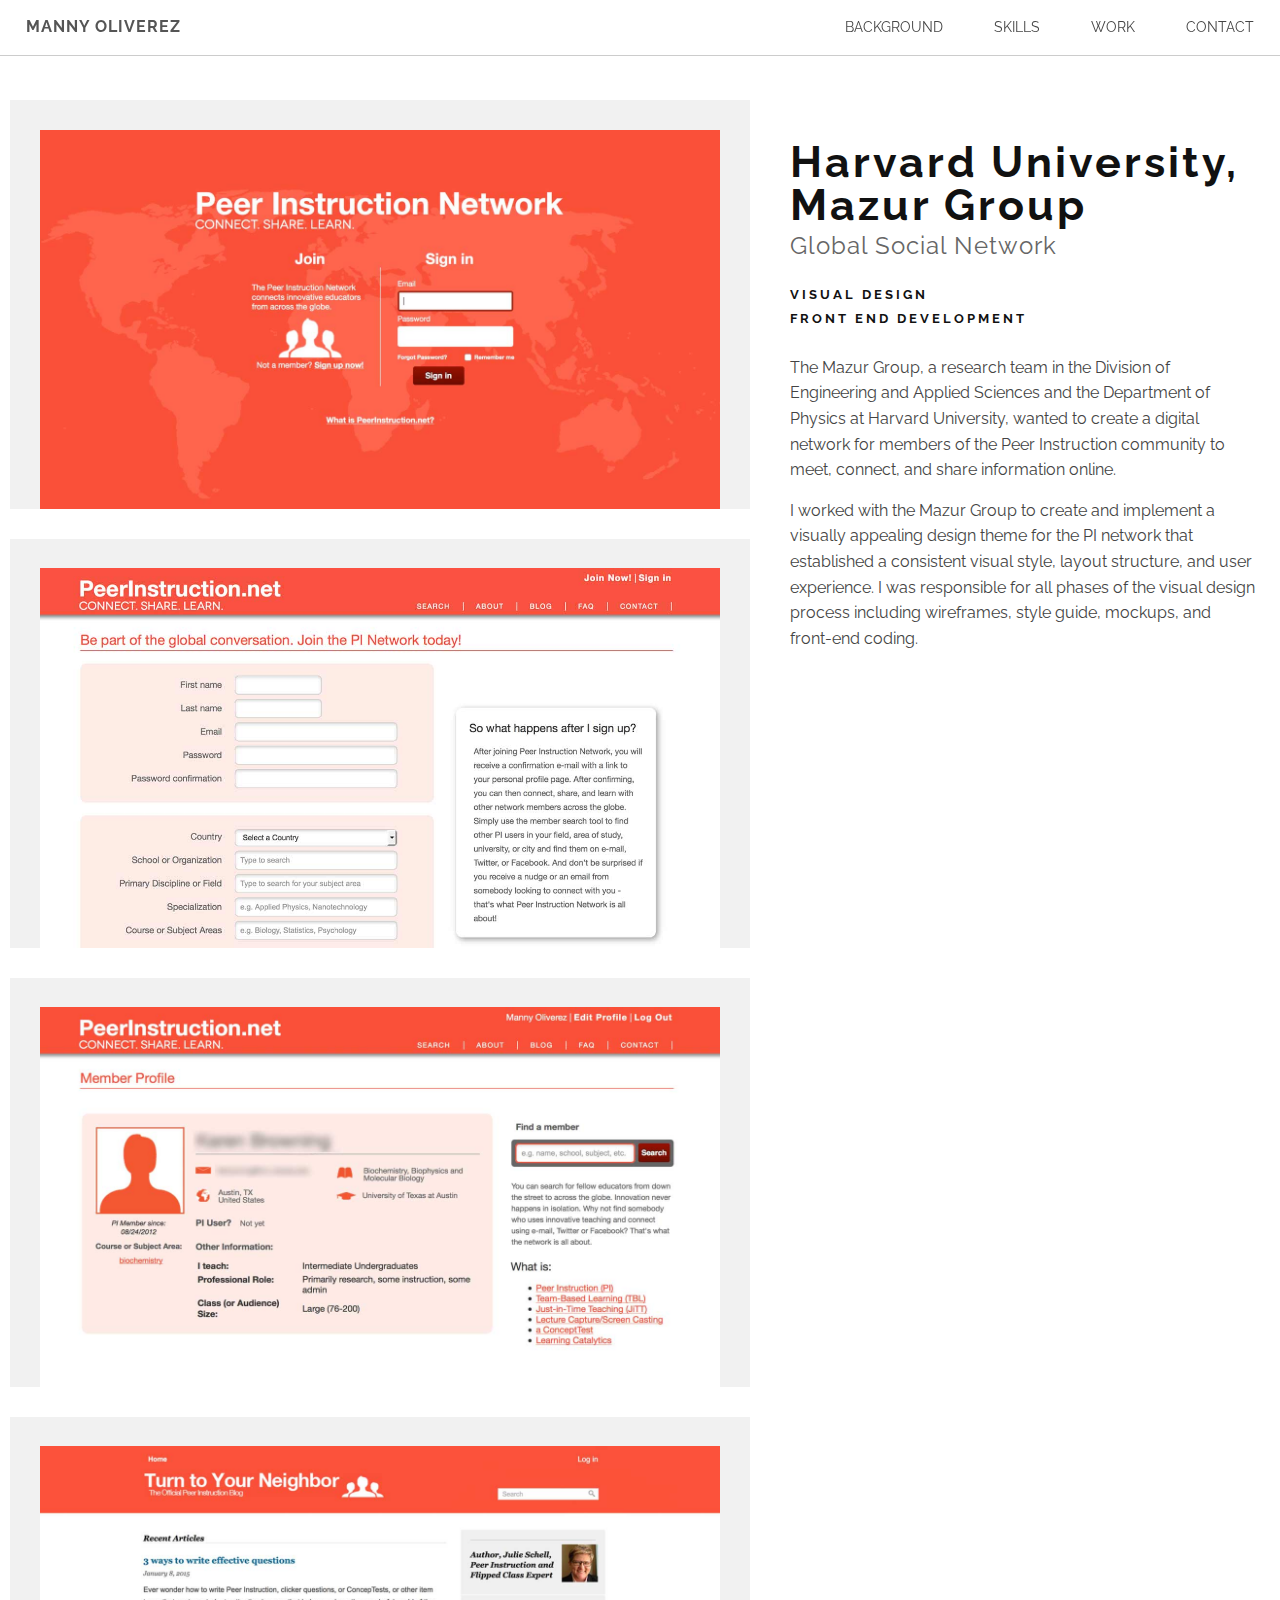
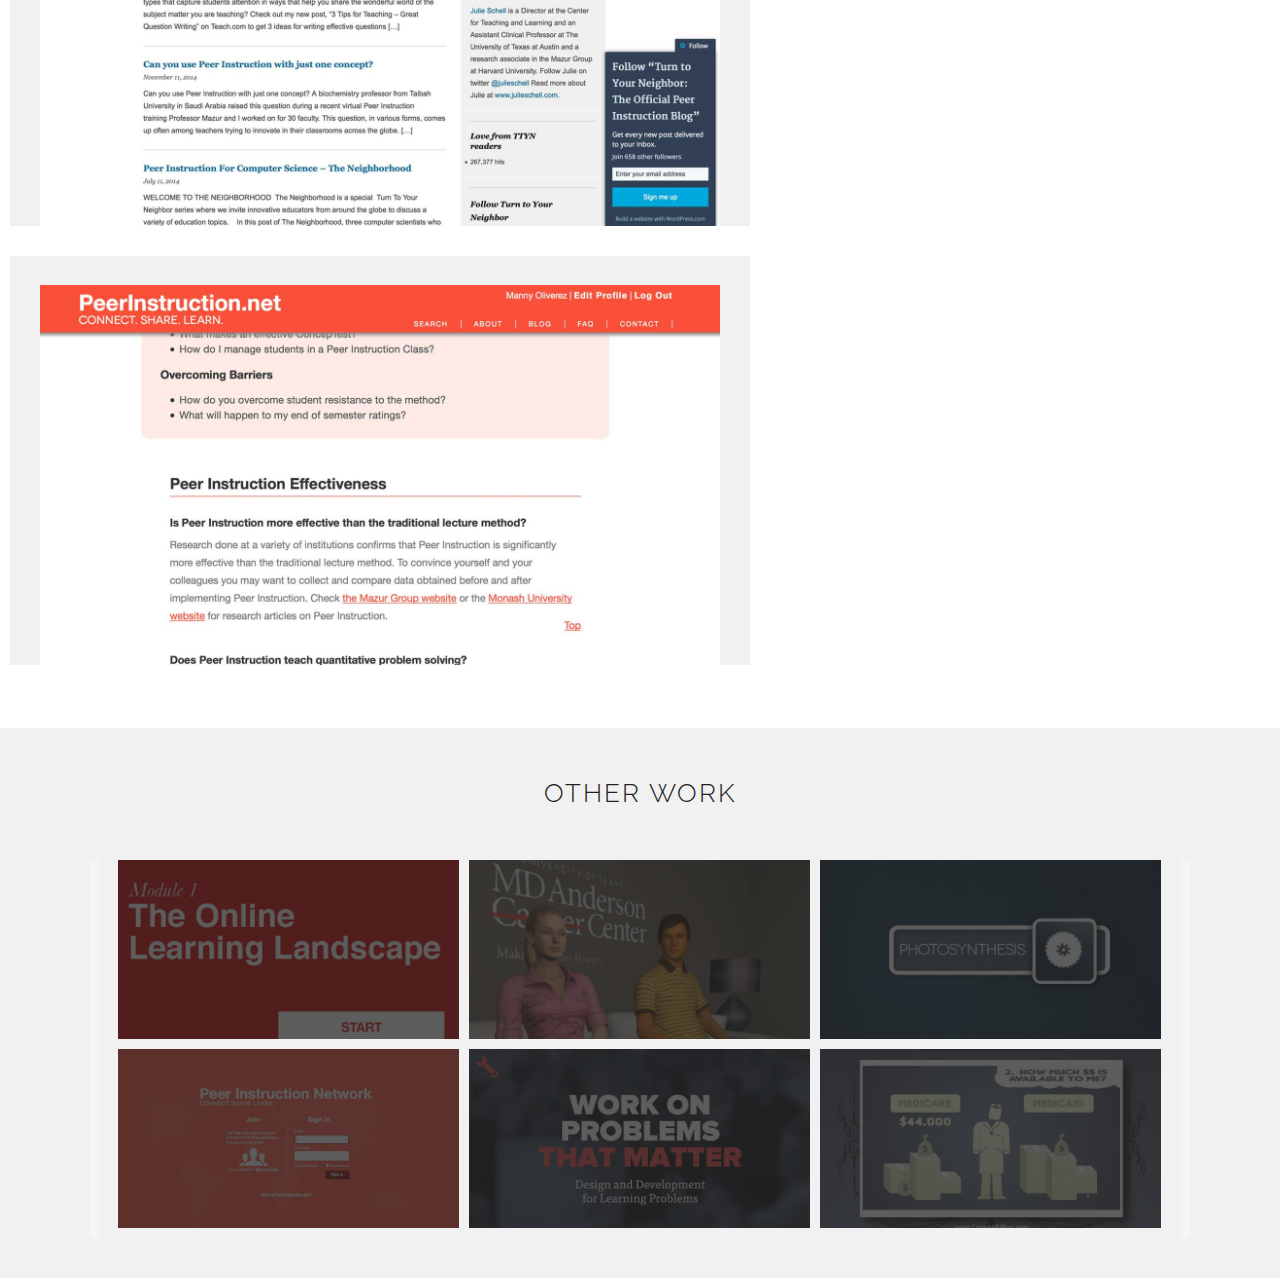
<file: mannyoliverez.com/mazurgroup.html>
<!DOCTYPE html>
<html>
	<head>
		<meta charset="UTF-8">
		<title>Manny Oliverez - Harvard University, Mazur Group</title>
		<link rel="stylesheet" href="assets/css/workstyle.css">
		<link rel="stylesheet" href="assets/css/style.css">
		<link href='http://fonts.googleapis.com/css?family=Raleway:400,300,700,900' rel='stylesheet' type='text/css'>
			<meta name="viewport" content="width=device-width, initial-scale=1">
			<script>
			(function(i,s,o,g,r,a,m){i['GoogleAnalyticsObject']=r;i[r]=i[r]||function(){
			(i[r].q=i[r].q||[]).push(arguments)},i[r].l=1*new Date();a=s.createElement(o),
			m=s.getElementsByTagName(o)[0];a.async=1;a.src=g;m.parentNode.insertBefore(a,m)
			})(window,document,'script','//www.google-analytics.com/analytics.js','ga');
			ga('create', 'UA-59662125-1', 'auto');
			ga('send', 'pageview');
			</script>
		</head>
		<body>
			<div id="workpage">
				<nav>
					<div class="navcontainer">
						<div class="navname">
							<a href ="index.html">Manny Oliverez</a>
						</div>
						<ul id="nav-main">
							<li class="menuItem">
								<a href="index.html#contact">Contact</a>
							</li>
							<li class="menuItem">
								<a href="index.html#work">Work</a>
							</li>
							<li class="menuItem">
								<a href="index.html#skills">Skills</a>
							</li>
							<li class="menuItem">
								<a href="index.html#background">Background</a>
							</li>
						</ul>
					</div>
				</nav>
				<div class="container">
					<div class="row stickem-container">
						<aside class="stick">
							<div class="work_description">
								<h1>Harvard University, Mazur Group</h1>
								<h2>Global Social Network</h2>
								<div class="project_skills">
									<ul>
										<li>Visual Design</li>
										<li>Front End Development</li>
									</ul>
								</div>
								<p>The Mazur Group, a research team in the Division of Engineering and Applied Sciences and the Department of Physics at Harvard University, wanted to create a digital network for members of the Peer Instruction community to meet, connect, and share information online.</p>
								<p>I worked with the Mazur Group to create and implement a visually appealing design theme for the PI network that established a consistent visual style, layout structure, and user experience.  I was responsible for all phases of the visual design process including wireframes, style guide, mockups, and front-end coding.
								</p>
							</div>
						</aside>
						<div class="content">
							<div class="item">
								<img alt="" src="assets/images/mazur/mazurscreenshot1.jpg">
							</div>
							<div class="item">
								<img alt="" src="assets/images/mazur/mazurscreenshot5.jpg">
							</div>
							<div class="item">
								<img alt="" src="assets/images/mazur/mazurscreenshot2.jpg">
							</div>
							<div class="item">
								<img alt="" src="assets/images/mazur/mazurscreenshot3.jpg">
							</div>
							<div class="item">
								<img alt="" src="assets/images/mazur/mazurscreenshot4.jpg">
							</div>
						</div>
					</div>
				</div>
				<footer>
					<h1>Other work</h1>
					<div class="box">
						<a style="display:block" href="northeastern.html">
							<div class="work_container2 coursetransformation">
								<img alt="Northeastern University" src="assets/images/northeasternthumb.jpg">
								<div class="content_overlay">
									<div class ="table">
										<div class="table_cell">
											<h2>Northeastern</h2>
											<h3>Learning Design / Interaction Design / Visual Design</h3>
										</div>
									</div>
								</div>
							</div>
						</a>
						<a style="display:block" href="mdanderson.html">
							<div class="work_container2 harvard">
								<img alt="MD Anderson" src="assets/images/mdandersonthumb.jpg">
								<div class="content_overlay" >
									<div class ="table">
										<div class="table_cell">
											<h2>MD Anderson</h2>
											<h3>Interaction Design / UI & UX</h3>
										</div>
									</div>
								</div>
							</div>
						</a>
						<a style="display:block" href="universityoftexas.html">
							<div class="work_container2 coursetransformation">
								<img alt="Course Transformation Project" src="assets/images/coursetransformationthumb.jpg">
								<div class="content_overlay">
									<div class ="table">
										<div class="table_cell">
											<h2>University of Texas</h2>
											<h3>Consultant / UI & UX / Instructional Design</h3>
										</div>
									</div>
								</div>
							</div>
						</a>
						<a style="display:block" href="mazurgroup.html">
							<div class="work_container2 harvard">
								<img alt="Peer Instrcution - Mazur Group" src="assets/images/peerinstructionthumb.jpg">
								<div class="content_overlay">
									<div class ="table">
										<div class="table_cell">
											<h2>The Mazur Group</h2>
											<h3>Front-end Dev / UI & UX / Visual Design</h3>
										</div>
									</div>
								</div>
							</div>
						</a>
						<a style="display:block" href="webdesign.html">
							<div class="work_container2 webdesign">
								<img alt="Web Design" src="assets/images/webdesign.jpg">
								<div class="content_overlay">
									<div class ="table">
										<div class="table_cell">
											<h2>Web Design</h2>
											<h3>Visual Design / Front-end Dev / UI & UX</h3>
										</div>
									</div>
								</div>
							</div>
						</a>
						<a style="display:block" href="multimedia.html">
							<div class="work_container2 production">
								<img alt="Multimedia Production" src="assets/images/motiongraphics.jpg">
								<div class="content_overlay">
									<div class ="table">
										<div class="table_cell">
											<h2>Multimedia</h2>
											<h3>Production / Design / Animation</h3>
										</div>
									</div>
								</div>
							</div>
						</a>
					</div>
				</footer>
				<script src="assets/vendor/jquery/dist/jquery.min.js"></script>
				<script src="assets/vendor/sticky-kit/jquery.sticky-kit.min.js"></script>
				<script>
					$(document).ready(function() {
						$("aside.stick").stick_in_parent();
					});
				</script>
			</div>
		</body>
	</html>
</file>
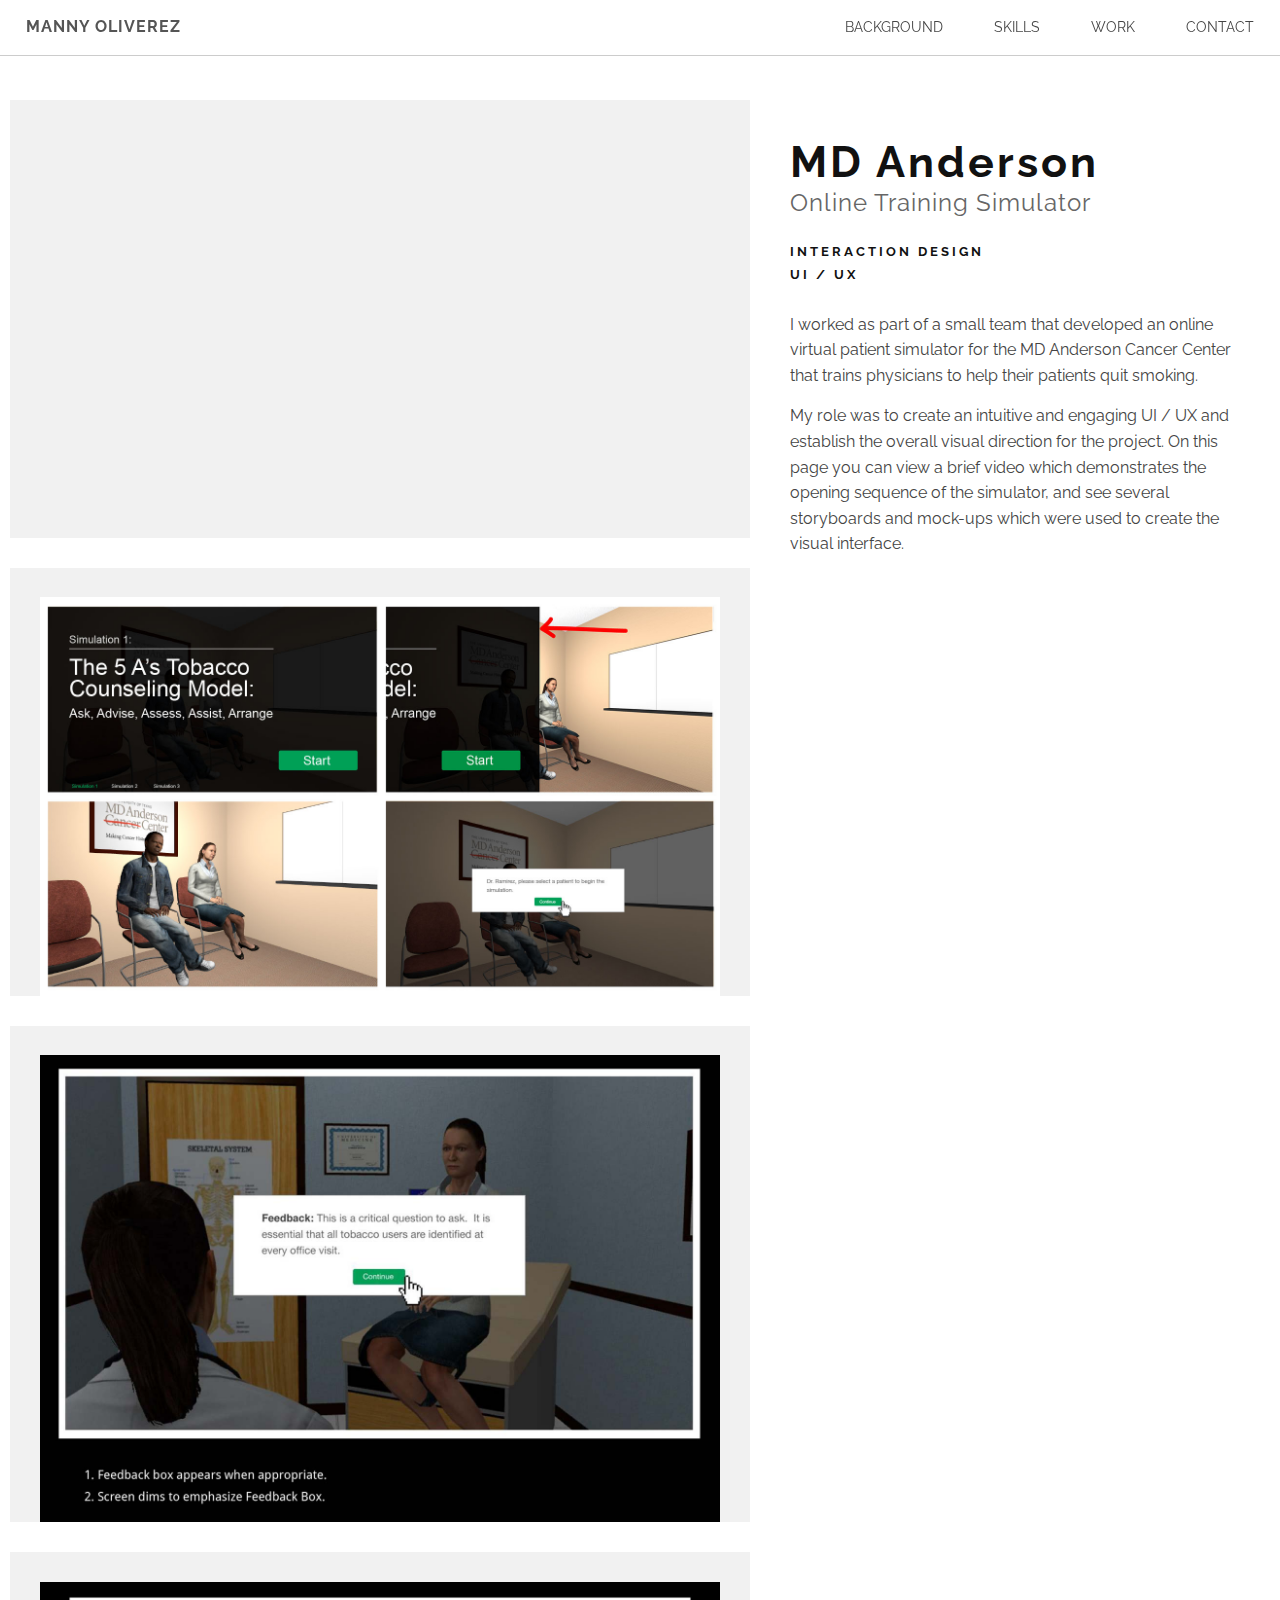
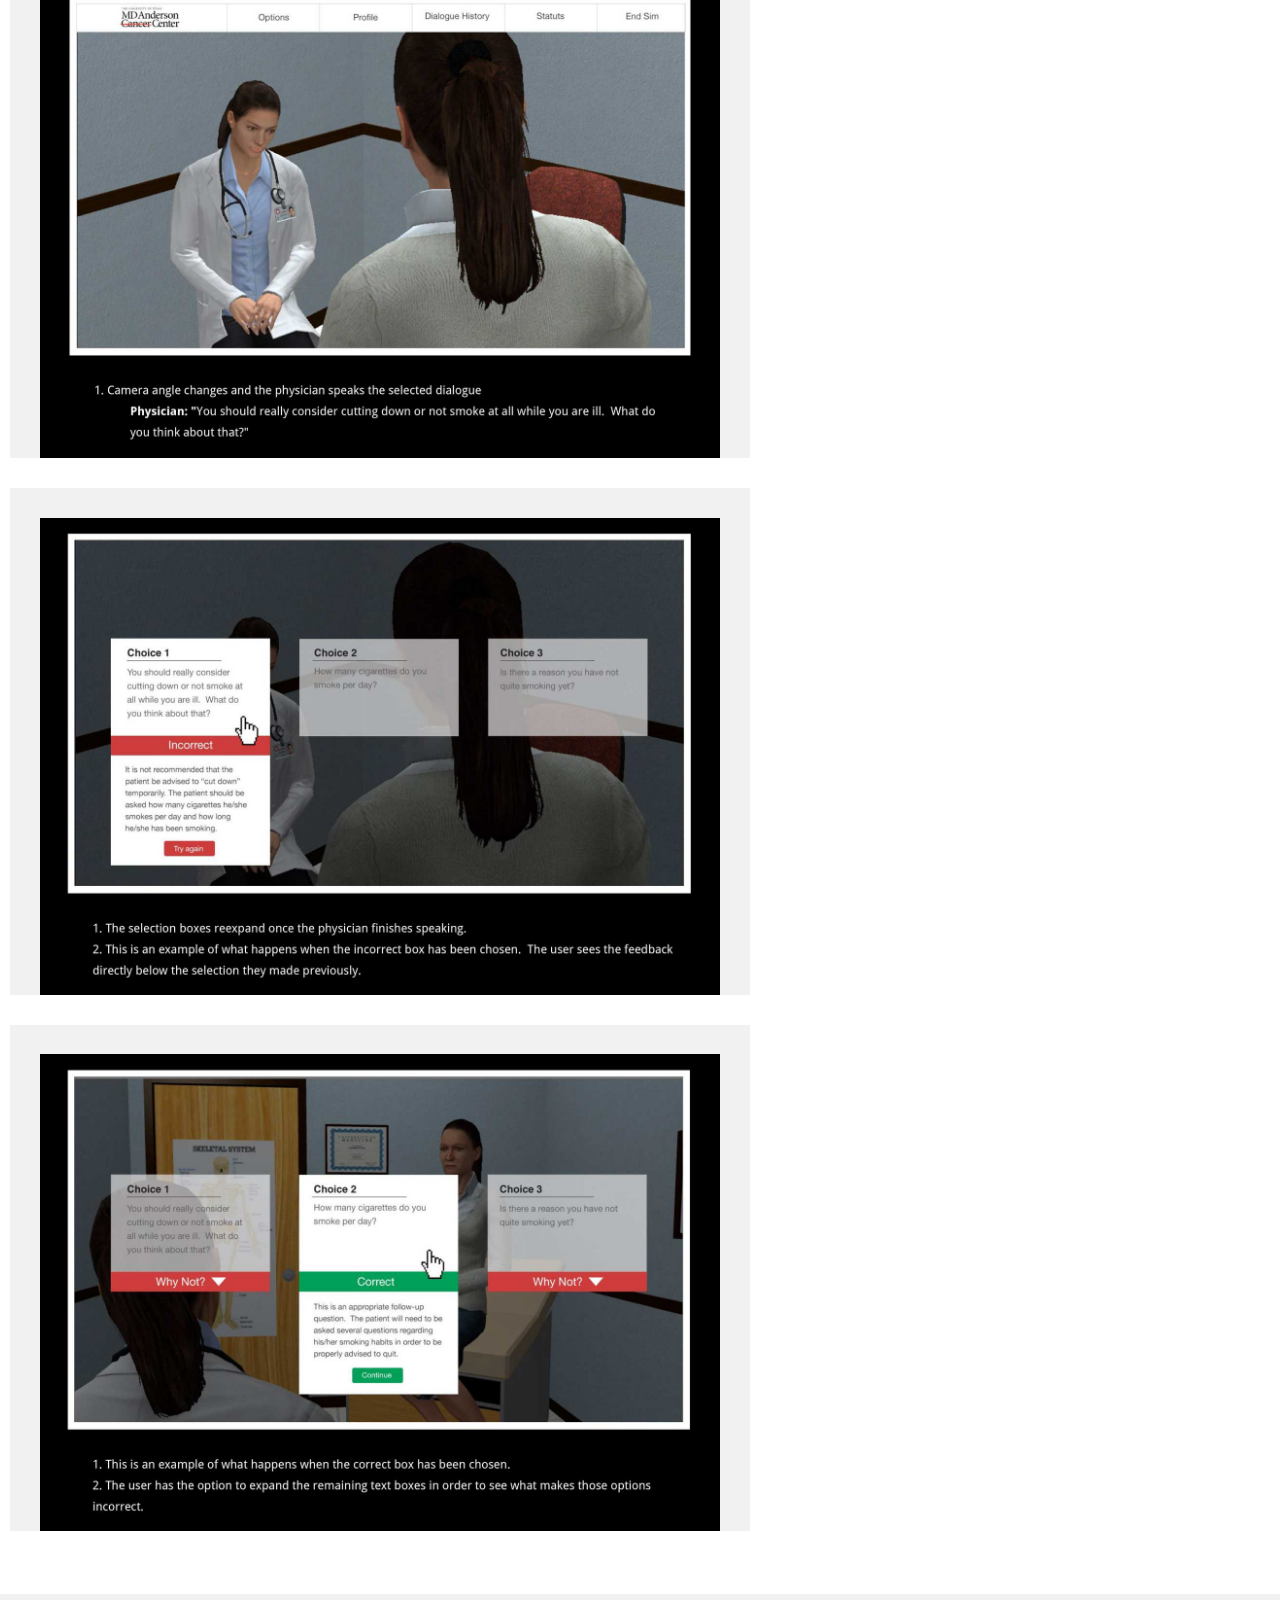
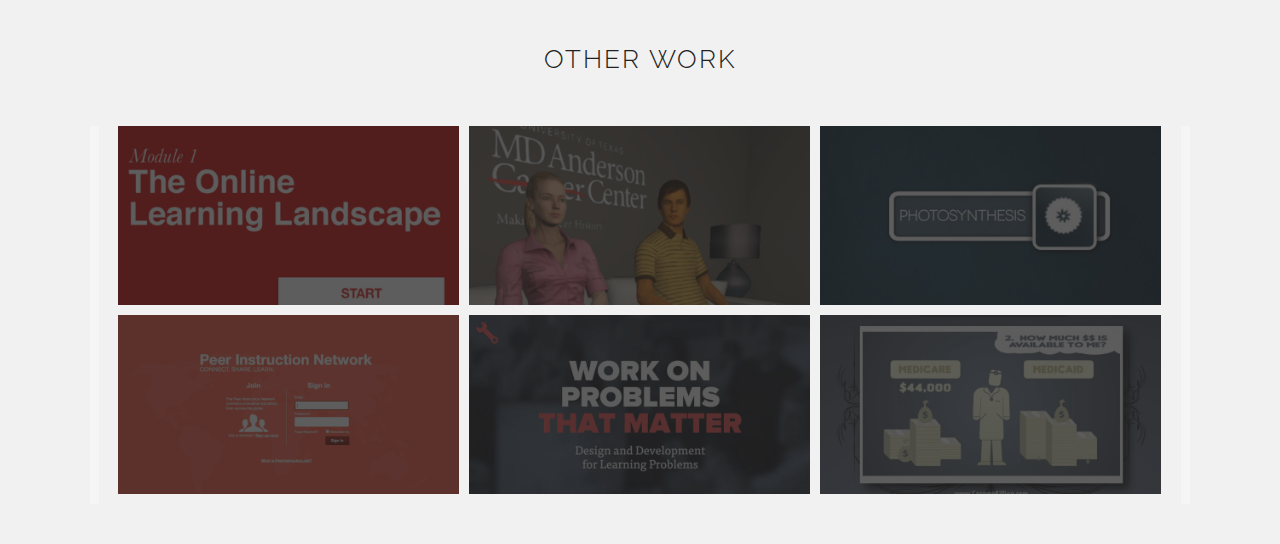
<file: mannyoliverez.com/mdanderson.html>
<!DOCTYPE html>
<html>
	<head>
		<meta charset="UTF-8">
		<title>Manny Oliverez - Multimedia</title>
		<link rel="stylesheet" href="assets/css/workstyle.css">
		<link rel="stylesheet" href="assets/css/style.css">
		<meta name="viewport" content="width=device-width, initial-scale=1">
		<link href='http://fonts.googleapis.com/css?family=Raleway:400,300,700,900' rel='stylesheet' type='text/css'>
			<script>
			(function(i,s,o,g,r,a,m){i['GoogleAnalyticsObject']=r;i[r]=i[r]||function(){
			(i[r].q=i[r].q||[]).push(arguments)},i[r].l=1*new Date();a=s.createElement(o),
			m=s.getElementsByTagName(o)[0];a.async=1;a.src=g;m.parentNode.insertBefore(a,m)
			})(window,document,'script','//www.google-analytics.com/analytics.js','ga');
			ga('create', 'UA-59662125-1', 'auto');
			ga('send', 'pageview');
			</script>
		</head>
		<body>
<div id="workpage">
	<nav>
		<div class="navcontainer">
			<div class="navname">
				<a href ="index.html">Manny Oliverez</a>
			</div>
				<ul id="nav-main">
					<li class="menuItem">
						<a href="index.html#contact">Contact</a>
					</li>
					<li class="menuItem">
						<a href="index.html#work">Work</a>
					</li>
					<li class="menuItem">
						<a href="index.html#skills">Skills</a>
					</li>
					<li class="menuItem">
						<a href="index.html#background">Background</a>
					</li>
				</ul>
		</div>
	</nav>
	<div class="container">
		<div class="row stickem-container">
			<aside class="stick">
				<div class="work_description">
			  		<h1>MD Anderson</h1>
			  		<h2>Online Training Simulator</h2>
			  		<div class="project_skills">
			  			<ul>
			  				<li>Interaction Design</li>
			  				<li>UI / UX</li>
			  			</ul>
			  		</div>
			  		<p>I worked as part of a small team that developed an online virtual patient simulator for the MD Anderson Cancer Center that trains physicians to help their patients quit smoking.</p>
				  	<p>My role was to create an intuitive and engaging UI / UX and establish the overall visual direction for the project. On this page you can view a brief video which demonstrates the opening sequence of the simulator, and see several storyboards and mock-ups which were used to create the visual interface.</p>
				</div>
			</aside>
			<div class="content">
				<div class="item">
					<div class="video_wrapper">
					<iframe width="960" height="720" src="https://www.youtube.com/embed/BY1ZrW6eodE?rel=0&amp;showinfo=0" frameborder="0" allowfullscreen></iframe>
					</div>
				</div>
				<div class="item">
					<img alt="" src="assets/images/mdanderson/mdanderson_storyboard.jpg">
				</div>
				<div class="item">
					<img alt="" src="assets/images/mdanderson/mdanderson_screenshot1.jpg">
				</div>
				<div class="item">
					<img alt="" src="assets/images/mdanderson/mdanderson_screenshot2.jpg">
				</div>
				<div class="item">
					<img alt="" src="assets/images/mdanderson/mdanderson_screenshot3.jpg">
				</div>
				<div class="item">
					<img alt="" src="assets/images/mdanderson/mdanderson_screenshot4.jpg">
				</div>
			</div>
		</div>
	</div>
	<footer>
		<h1>Other work</h1>
			<div class="box">
				<a style="display:block" href="northeastern.html">
					<div class="work_container2 coursetransformation">
						<img alt="Northeastern University" src="assets/images/northeasternthumb.jpg">
						<div class="content_overlay">
							<div class ="table">
								<div class="table_cell">
									<h2>Northeastern</h2>
									<h3>Learning Design / Interaction Design / Visual Design</h3>
								</div>
							</div>
						</div>

					</div>
				</a>

				<a style="display:block" href="mdanderson.html">
				<div class="work_container2 harvard">
					<img alt="MD Anderson" src="assets/images/mdandersonthumb.jpg">
					<div class="content_overlay" >
						<div class ="table">
							<div class="table_cell">
								<h2>MD Anderson</h2>
								<h3>Interaction Design / UI & UX</h3>
							</div>
						</div>
					</div>
				</div>
				</a>

				<a style="display:block" href="universityoftexas.html">
				<div class="work_container2 coursetransformation">
					<img alt="Course Transformation Project" src="assets/images/coursetransformationthumb.jpg">
					<div class="content_overlay">
						<div class ="table">
							<div class="table_cell">
								<h2>University of Texas</h2>
								<h3>Consultant / UI & UX / Instructional Design</h3>
							</div>
						</div>
					</div>
				</div>
				</a>

				<a style="display:block" href="mazurgroup.html">
				<div class="work_container2 harvard">
					<img alt="Peer Instrcution - Mazur Group" src="assets/images/peerinstructionthumb.jpg">
					<div class="content_overlay">
						<div class ="table">
							<div class="table_cell">
								<h2>The Mazur Group</h2>
								<h3>Front-end Dev / UI & UX / Visual Design</h3>
							</div>
						</div>
					</div>
				</div>
				</a>

				<a style="display:block" href="webdesign.html">
				<div class="work_container2 webdesign">
					<img alt="Web Design" src="assets/images/webdesign.jpg">
					<div class="content_overlay">
						<div class ="table">
							<div class="table_cell">
								<h2>Web Design</h2>
								<h3>Visual Design / Front-end Dev / UI & UX</h3>
							</div>
						</div>
					</div>
				</div>
				</a>

				<a style="display:block" href="multimedia.html">
				<div class="work_container2 production">
					<img alt="Multimedia Production" src="assets/images/motiongraphics.jpg">
					<div class="content_overlay">
						<div class ="table">
							<div class="table_cell">
								<h2>Multimedia</h2>
								<h3>Production / Design / Animation</h3>
							</div>
						</div>
					</div>
				</div>
				</a>
			</div>

	</footer>

<script src="assets/vendor/jquery/dist/jquery.min.js"></script>
				<script src="assets/vendor/sticky-kit/jquery.sticky-kit.min.js"></script>
				<script>
					$(document).ready(function() {
						$("aside.stick").stick_in_parent();
					});
				</script>
			</div>
		</body>
	</html>
</file>
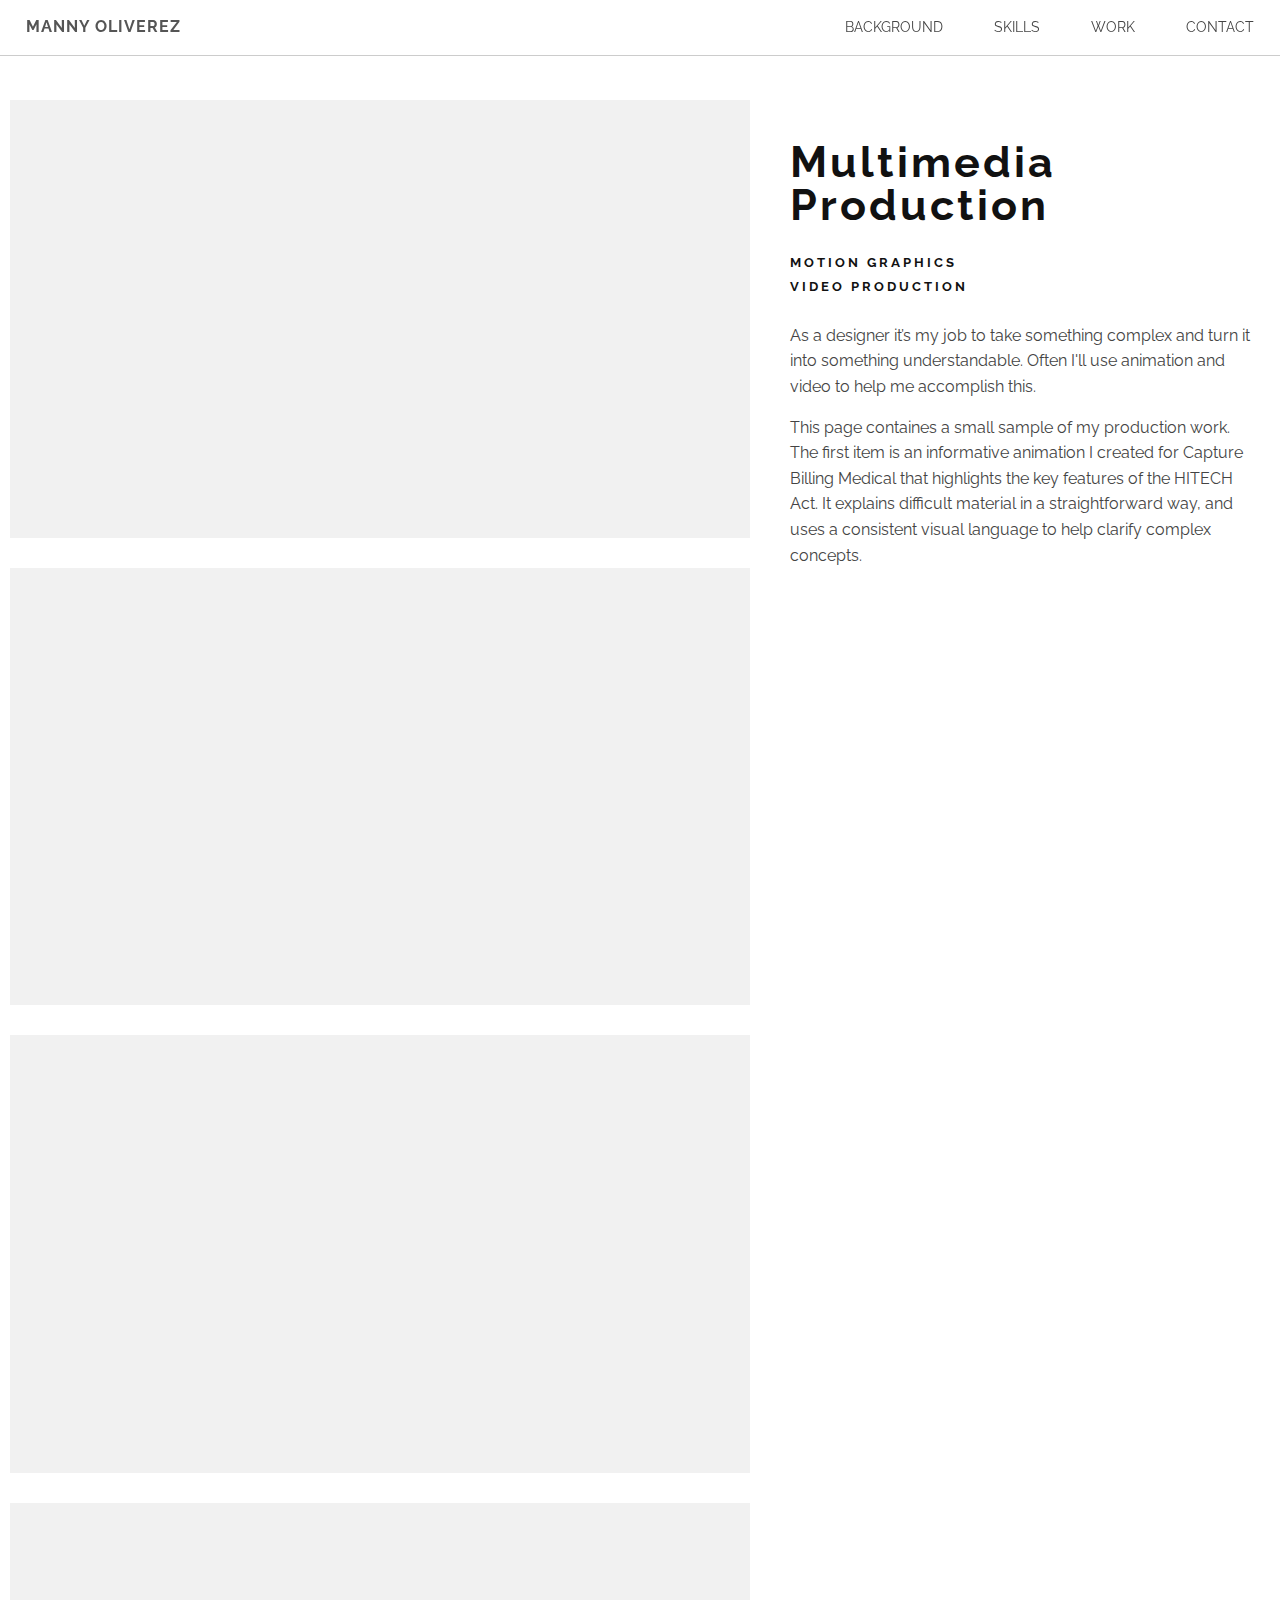
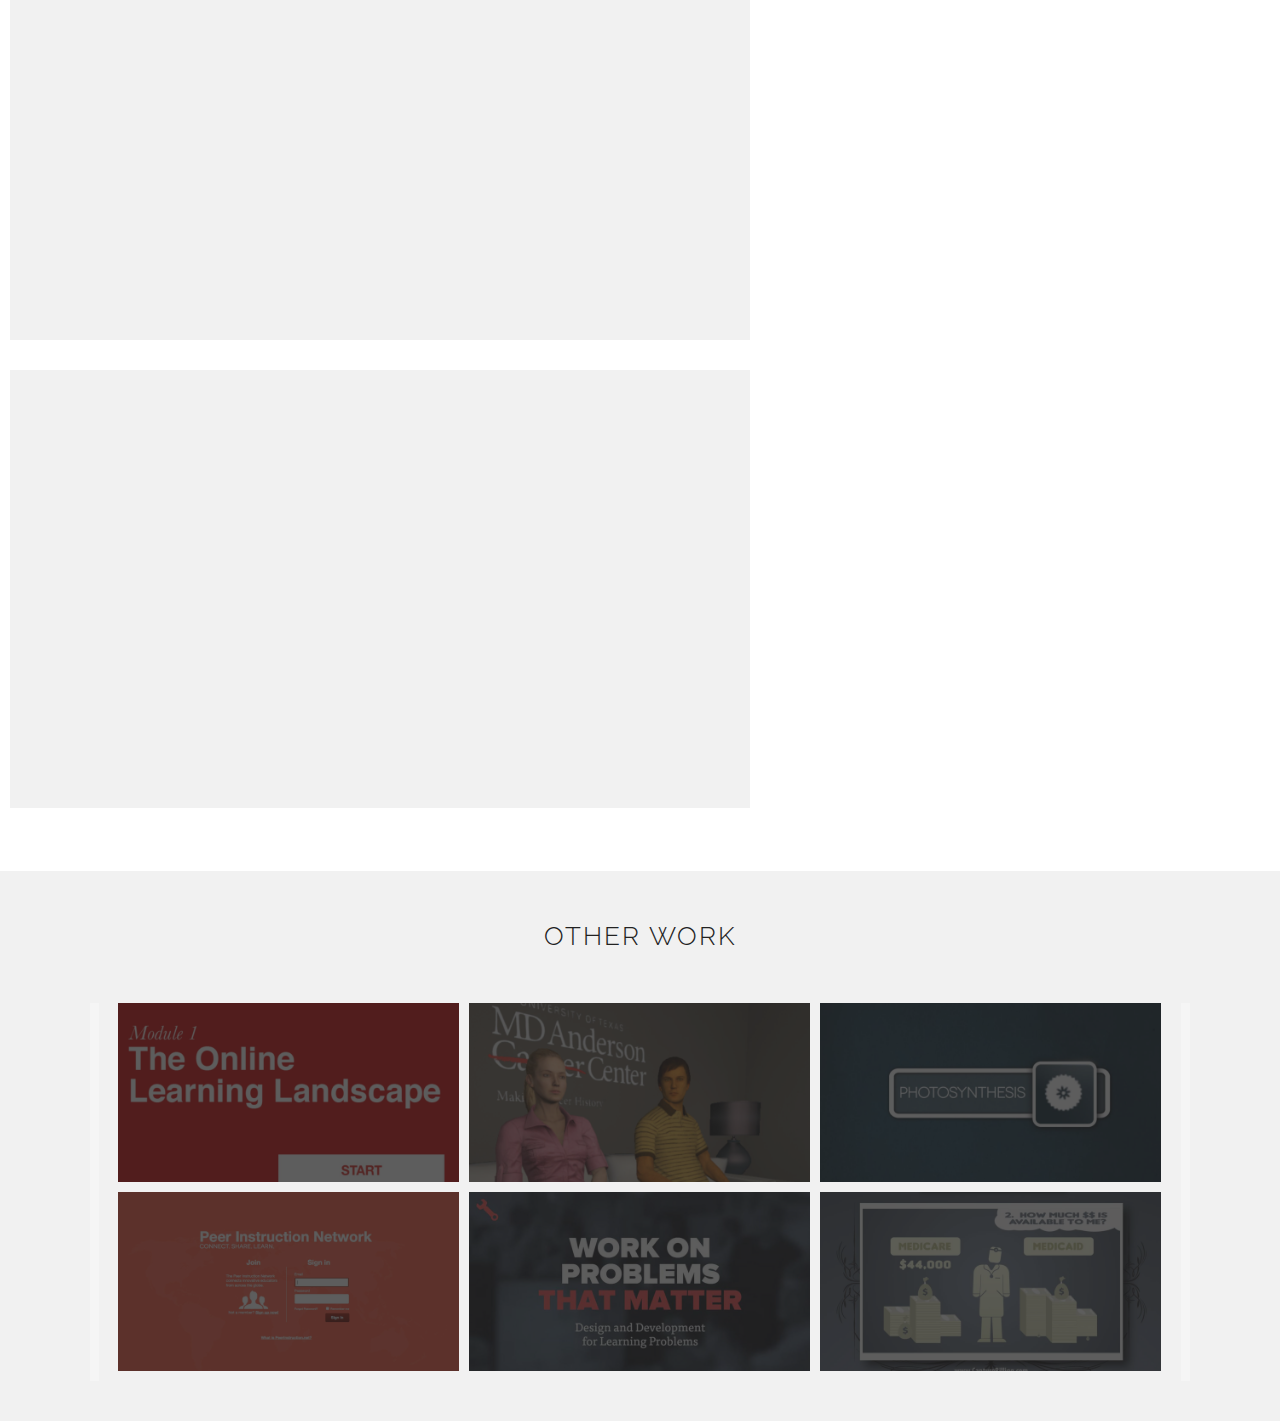
<file: mannyoliverez.com/multimedia.html>
<!DOCTYPE html>
<html>
	<head>
		<meta charset="UTF-8">
		<title>Manny Oliverez - Multimedia</title>
		<link rel="stylesheet" href="assets/css/workstyle.css">
		<link rel="stylesheet" href="assets/css/style.css">
		<meta name="viewport" content="width=device-width, initial-scale=1">
		<link href='http://fonts.googleapis.com/css?family=Raleway:400,300,700,900' rel='stylesheet' type='text/css'>
			<script>
			(function(i,s,o,g,r,a,m){i['GoogleAnalyticsObject']=r;i[r]=i[r]||function(){
			(i[r].q=i[r].q||[]).push(arguments)},i[r].l=1*new Date();a=s.createElement(o),
			m=s.getElementsByTagName(o)[0];a.async=1;a.src=g;m.parentNode.insertBefore(a,m)
			})(window,document,'script','//www.google-analytics.com/analytics.js','ga');
			ga('create', 'UA-59662125-1', 'auto');
			ga('send', 'pageview');
			</script>
		</head>
		<body>
			<div id="workpage">
				<nav>
					<div class="navcontainer">
						<div class="navname">
							<a href ="index.html">Manny Oliverez</a>
						</div>
						<ul id="nav-main">
							<li class="menuItem">
								<a href="index.html#contact">Contact</a>
							</li>
							<li class="menuItem">
								<a href="index.html#work">Work</a>
							</li>
							<li class="menuItem">
								<a href="index.html#skills">Skills</a>
							</li>
							<li class="menuItem">
								<a href="index.html#background">Background</a>
							</li>
						</ul>
					</div>
				</nav>
				<div class="container">
					<div class="row stickem-container">
						<aside class="stick">
							<div class="work_description">
								<h1>Multimedia Production</h1>
								<div class="project_skills">
									<ul>
										<li>Motion Graphics</li>
										<li>Video Production</li>
									</ul>
								</div>
								<p>As a designer it’s my job to take something complex and turn it into something understandable. Often I'll use animation and video to help me accomplish this.</p>
								<p>This page containes a small sample of my production work. The first item is an informative animation I created for Capture Billing Medical that highlights the key features of the HITECH Act. It explains difficult material in a straightforward way, and uses a consistent visual language to help clarify complex concepts.</p>
							</div>
						</aside>
						
						<div class="content">
							<div class="item">
								<div class="video_wrapper">
									<iframe width="853" height="480" src="https://www.youtube.com/embed/GzeUKKWvC0o?rel=0&amp;showinfo=0" frameborder="0" allowfullscreen></iframe>
								</div>
							</div>									
							<div class="item">
								<div class="video_wrapper">
									<iframe width="853" height="480" src="https://www.youtube.com/embed/caOY2cCcM6k?rel=0&amp;showinfo=0" frameborder="0" allowfullscreen></iframe>
								</div>
							</div>
							<div class="item">
								<div class="video_wrapper">
									<iframe width="853" height="480" src="https://www.youtube.com/embed/IaB3dqped0k?rel=0&amp;showinfo=0" frameborder="0" allowfullscreen></iframe>
								</div>
							</div>
							<div class="item">
								<div class="video_wrapper">
									<iframe width="853" height="480" src="https://www.youtube.com/embed/HHDgwWkU-78?rel=0&amp;showinfo=0" frameborder="0" allowfullscreen></iframe>
								</div>
							</div>	
							<div class="item">
								<div class="video_wrapper">
									<iframe width="853" height="480" src="https://www.youtube.com/embed/CD0APiYriNA?rel=0&amp;showinfo=0" frameborder="0" allowfullscreen></iframe>
								</div>
							</div>
						</div>
					</div>
				</div>
				<footer>
					<h1>Other work</h1>
					<div class="box">
						<a style="display:block" href="northeastern.html">
							<div class="work_container2 coursetransformation">
								<img alt="Northeastern University" src="assets/images/northeasternthumb.jpg">
								<div class="content_overlay">
									<div class ="table">
										<div class="table_cell">
											<h2>Northeastern</h2>
											<h3>Learning Design / Interaction Design / Visual Design</h3>
										</div>
									</div>
								</div>
							</div>
						</a>
						<a style="display:block" href="mdanderson.html">
							<div class="work_container2 harvard">
								<img alt="MD Anderson" src="assets/images/mdandersonthumb.jpg">
								<div class="content_overlay" >
									<div class ="table">
										<div class="table_cell">
											<h2>MD Anderson</h2>
											<h3>Interaction Design / UI & UX</h3>
										</div>
									</div>
								</div>
							</div>
						</a>
						<a style="display:block" href="universityoftexas.html">
							<div class="work_container2 coursetransformation">
								<img alt="Course Transformation Project" src="assets/images/coursetransformationthumb.jpg">
								<div class="content_overlay">
									<div class ="table">
										<div class="table_cell">
											<h2>University of Texas</h2>
											<h3>Consultant / UI & UX / Instructional Design</h3>
										</div>
									</div>
								</div>
							</div>
						</a>
						<a style="display:block" href="mazurgroup.html">
							<div class="work_container2 harvard">
								<img alt="Peer Instrcution - Mazur Group" src="assets/images/peerinstructionthumb.jpg">
								<div class="content_overlay">
									<div class ="table">
										<div class="table_cell">
											<h2>The Mazur Group</h2>
											<h3>Front-end Dev / UI & UX / Visual Design</h3>
										</div>
									</div>
								</div>
							</div>
						</a>
						<a style="display:block" href="webdesign.html">
							<div class="work_container2 webdesign">
								<img alt="Web Design" src="assets/images/webdesign.jpg">
								<div class="content_overlay">
									<div class ="table">
										<div class="table_cell">
											<h2>Web Design</h2>
											<h3>Visual Design / Front-end Dev / UI & UX</h3>
										</div>
									</div>
								</div>
							</div>
						</a>
						<a style="display:block" href="multimedia.html">
							<div class="work_container2 production">
								<img alt="Multimedia Production" src="assets/images/motiongraphics.jpg">
								<div class="content_overlay">
									<div class ="table">
										<div class="table_cell">
											<h2>Multimedia</h2>
											<h3>Production / Design / Animation</h3>
										</div>
									</div>
								</div>
							</div>
						</a>
					</div>
				</footer>
				<script src="assets/vendor/jquery/dist/jquery.min.js"></script>
				<script src="assets/vendor/sticky-kit/jquery.sticky-kit.min.js"></script>
				<script>
					$(document).ready(function() {
						$("aside.stick").stick_in_parent();
					});
				</script>
			</div>
		</body>
	</html>
</file>
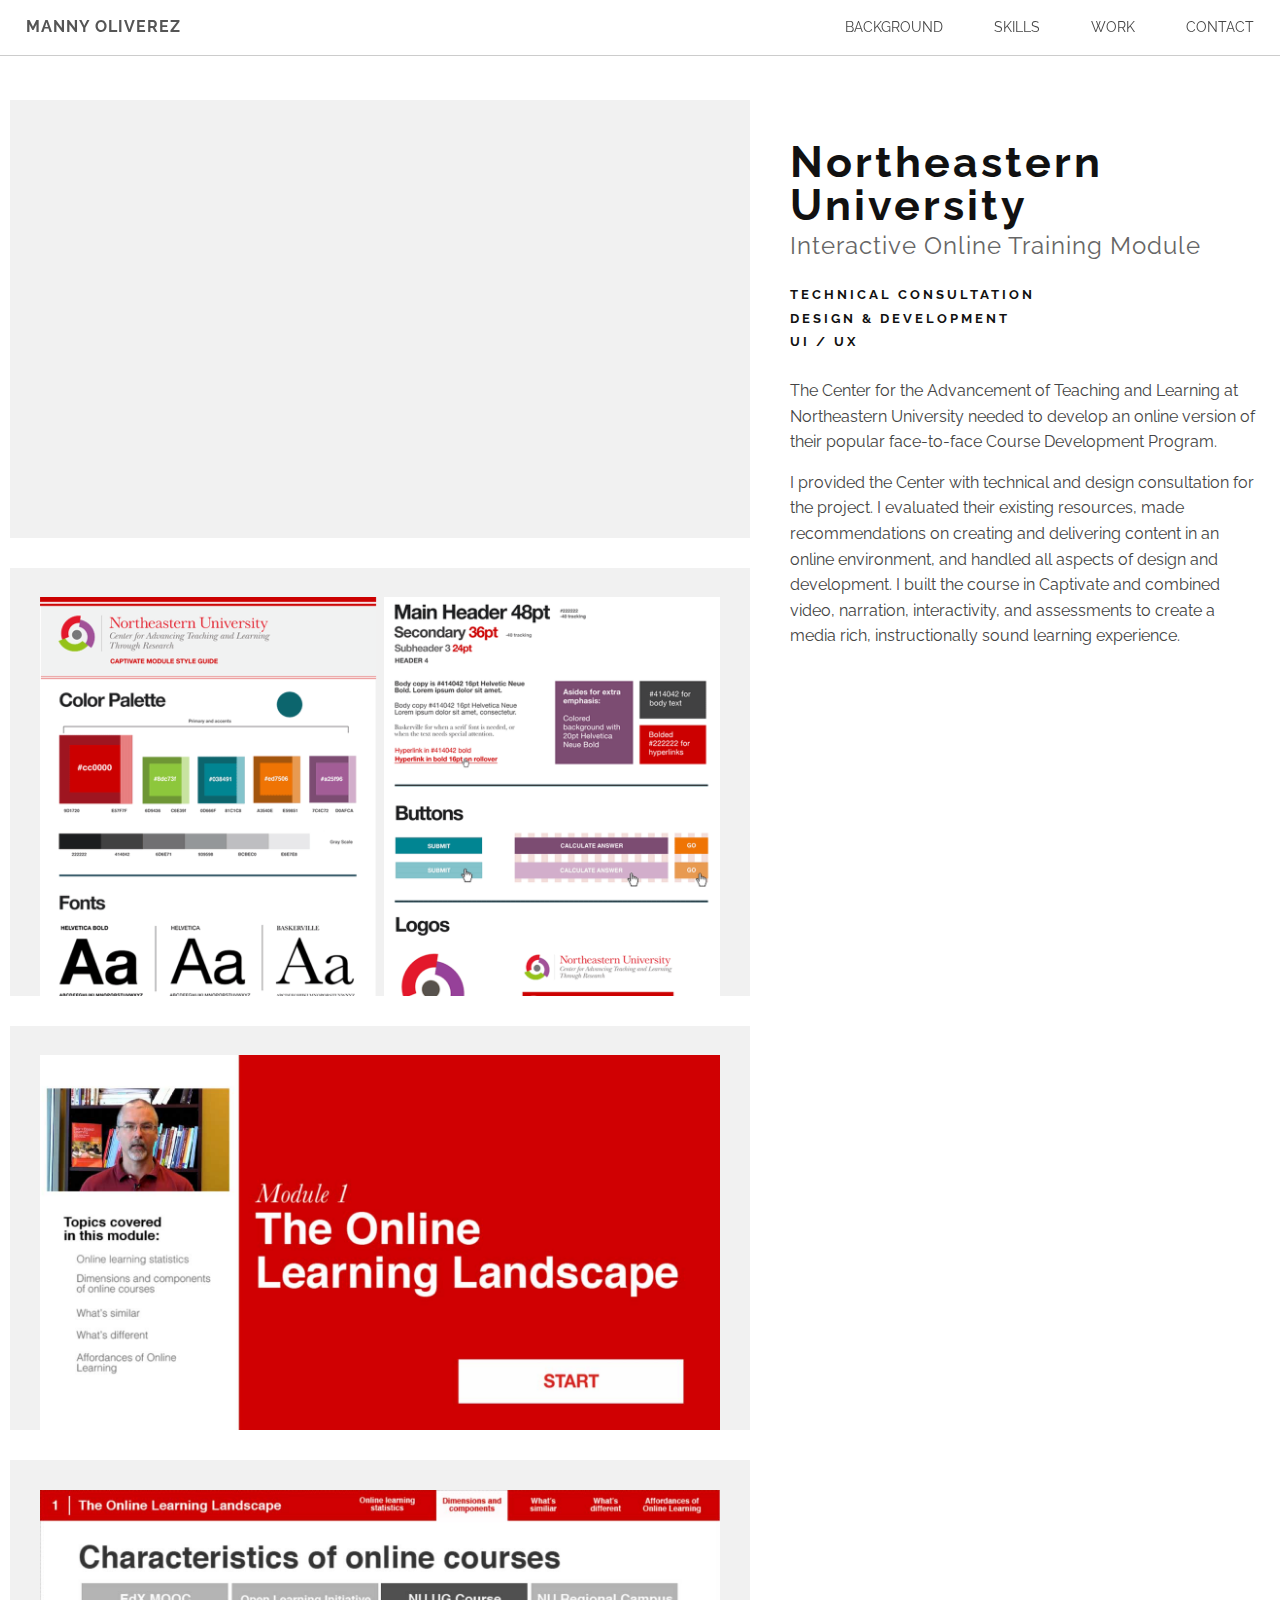
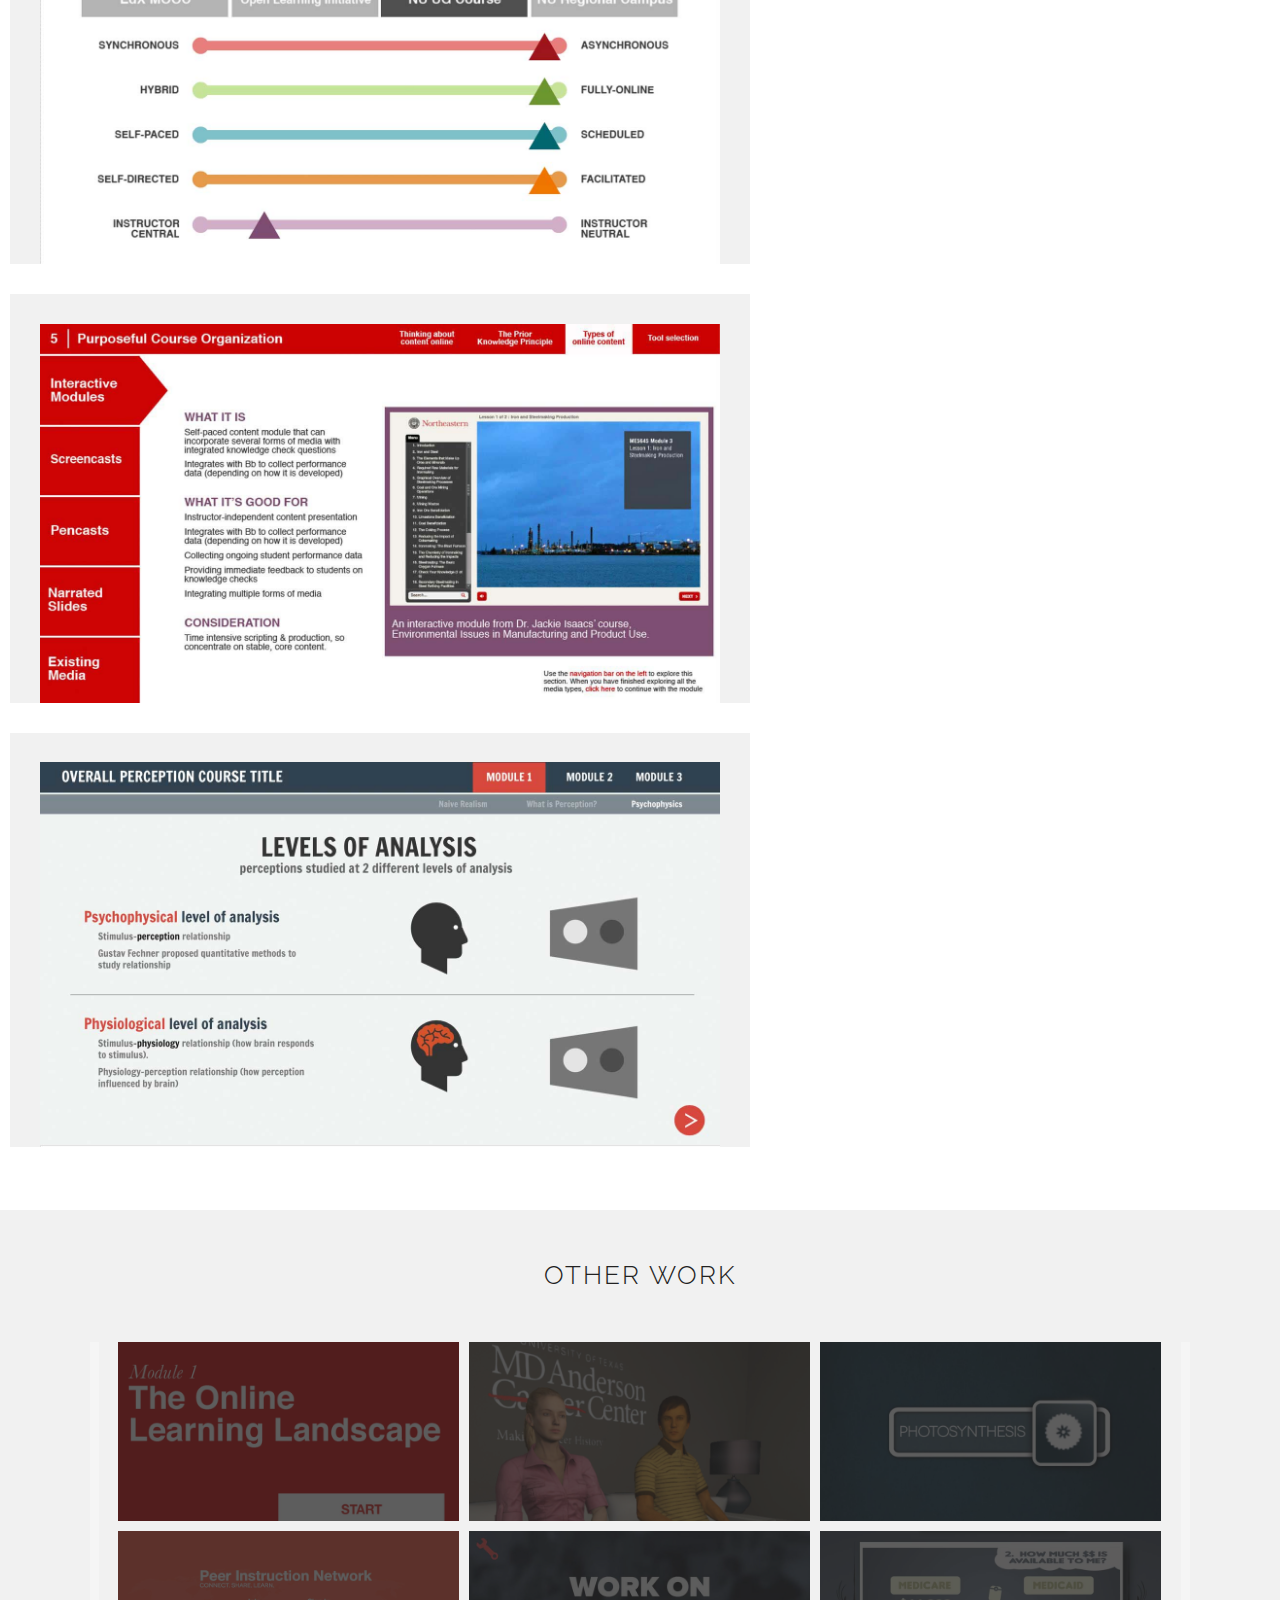
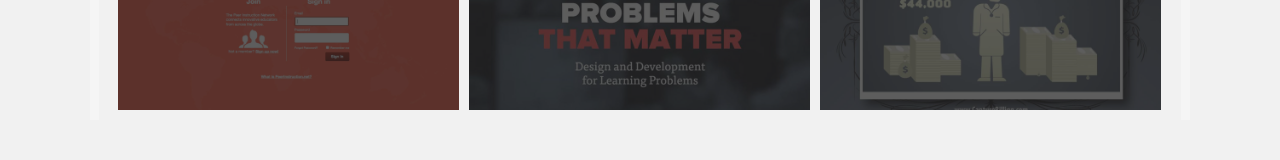
<file: mannyoliverez.com/northeastern.html>
<!DOCTYPE html>
<html>
	<head>
		<meta charset="UTF-8">
		<title>Manny Oliverez - Northeastern</title>
		<link rel="stylesheet" href="assets/css/workstyle.css">
		<link rel="stylesheet" href="assets/css/style.css">
		<meta name="viewport" content="width=device-width, initial-scale=1">
		<link href='http://fonts.googleapis.com/css?family=Raleway:400,300,700,900' rel='stylesheet' type='text/css'>
			<script>
			(function(i,s,o,g,r,a,m){i['GoogleAnalyticsObject']=r;i[r]=i[r]||function(){
			(i[r].q=i[r].q||[]).push(arguments)},i[r].l=1*new Date();a=s.createElement(o),
			m=s.getElementsByTagName(o)[0];a.async=1;a.src=g;m.parentNode.insertBefore(a,m)
			})(window,document,'script','//www.google-analytics.com/analytics.js','ga');
			ga('create', 'UA-59662125-1', 'auto');
			ga('send', 'pageview');
			</script>
		</head>
		<body>
			<div id="workpage">
				<nav>
					<div class="navcontainer">
						<div class="navname">
							<a href ="index.html">Manny Oliverez</a>
						</div>
						<ul id="nav-main">
							<li class="menuItem">
								<a href="index.html#contact">Contact</a>
							</li>
							<li class="menuItem">
								<a href="index.html#work">Work</a>
							</li>
							<li class="menuItem">
								<a href="index.html#skills">Skills</a>
							</li>
							<li class="menuItem">
								<a href="index.html#background">Background</a>
							</li>
						</ul>
					</div>
				</nav>
				<div class="container">
					<div class="row">
						<aside class="stick">
							<div class="work_description">
								<h1>Northeastern University</h1>
								<h2>Interactive Online Training Module</h2>
								<div class="project_skills">
									<ul>
										<li>Technical Consultation</li>
										<li>Design & Development</li>
										<li>UI / UX</li>
									</ul>
								</div>
								<p>The Center for the Advancement of Teaching and Learning at Northeastern University needed to develop an online version of their popular face-to-face Course Development Program.</p>
								<p>I provided the Center with technical and design consultation for the project. I evaluated their existing resources, made recommendations on creating and delivering content in an online environment, and handled all aspects of design and development. I built the course in Captivate and combined video, narration, interactivity, and assessments to create a media rich, instructionally sound learning experience.</p>
							</div>
						</aside>
						<div class="content">
							<div class="item">
								<div class="video_wrapper">
									<iframe width="640" height="480" src="https://www.youtube.com/embed/aLmLZ3I9_v4?rel=0&amp;showinfo=0" frameborder="0" allowfullscreen></iframe>
								</div>
							</div>
							<div class="item">
								<img alt="" src="assets/images/northeastern/northeastern_styleguide.png">
							</div>
							<div class="item">
								<img alt="" src="assets/images/northeastern/northeastern1.jpg">
							</div>
							<div class="item">
								<img alt="" src="assets/images/northeastern/northeastern2.jpg">
							</div>
							<div class="item">
								<img alt="" src="assets/images/northeastern/northeastern5.jpg">
							</div>
							<div class="item">
								<img alt="" src="assets/images/northeastern/northeastern3.jpg">
							</div>
						</div>
					</div>
				</div>
				<footer>
					<h1>Other work</h1>
					<div class="box">
						<a style="display:block" href="northeastern.html">
							<div class="work_container2 coursetransformation">
								<img alt="Northeastern University" src="assets/images/northeasternthumb.jpg">
								<div class="content_overlay">
									<div class ="table">
										<div class="table_cell">
											<h2>Northeastern</h2>
											<h3>Learning Design / Interaction Design / Visual Design</h3>
										</div>
									</div>
								</div>
							</div>
						</a>
						<a style="display:block" href="mdanderson.html">
							<div class="work_container2 harvard">
								<img alt="MD Anderson" src="assets/images/mdandersonthumb.jpg">
								<div class="content_overlay" >
									<div class ="table">
										<div class="table_cell">
											<h2>MD Anderson</h2>
											<h3>Interaction Design / UI & UX</h3>
										</div>
									</div>
								</div>
							</div>
						</a>
						<a style="display:block" href="universityoftexas.html">
							<div class="work_container2 coursetransformation">
								<img alt="Course Transformation Project" src="assets/images/coursetransformationthumb.jpg">
								<div class="content_overlay">
									<div class ="table">
										<div class="table_cell">
											<h2>University of Texas</h2>
											<h3>Consultant / UI & UX / Instructional Design</h3>
										</div>
									</div>
								</div>
							</div>
						</a>
						<a style="display:block" href="mazurgroup.html">
							<div class="work_container2 harvard">
								<img alt="Peer Instrcution - Mazur Group" src="assets/images/peerinstructionthumb.jpg">
								<div class="content_overlay">
									<div class ="table">
										<div class="table_cell">
											<h2>The Mazur Group</h2>
											<h3>Front-end Dev / UI & UX / Visual Design</h3>
										</div>
									</div>
								</div>
							</div>
						</a>
						<a style="display:block" href="webdesign.html">
							<div class="work_container2 webdesign">
								<img alt="Web Design" src="assets/images/webdesign.jpg">
								<div class="content_overlay">
									<div class ="table">
										<div class="table_cell">
											<h2>Web Design</h2>
											<h3>Visual Design / Front-end Dev / UI & UX</h3>
										</div>
									</div>
								</div>
							</div>
						</a>
						<a style="display:block" href="multimedia.html">
							<div class="work_container2 production">
								<img alt="Multimedia Production" src="assets/images/motiongraphics.jpg">
								<div class="content_overlay">
									<div class ="table">
										<div class="table_cell">
											<h2>Multimedia</h2>
											<h3>Production / Design / Animation</h3>
										</div>
									</div>
								</div>
							</div>
						</a>
					</div>
				</footer>
				<script src="assets/vendor/jquery/dist/jquery.min.js"></script>
				<script src="assets/vendor/sticky-kit/jquery.sticky-kit.min.js"></script>
				<script>
					$(document).ready(function() {
						$("aside.stick").stick_in_parent();
					});
				</script>
			</div>
		</body>
	</html>
</file>
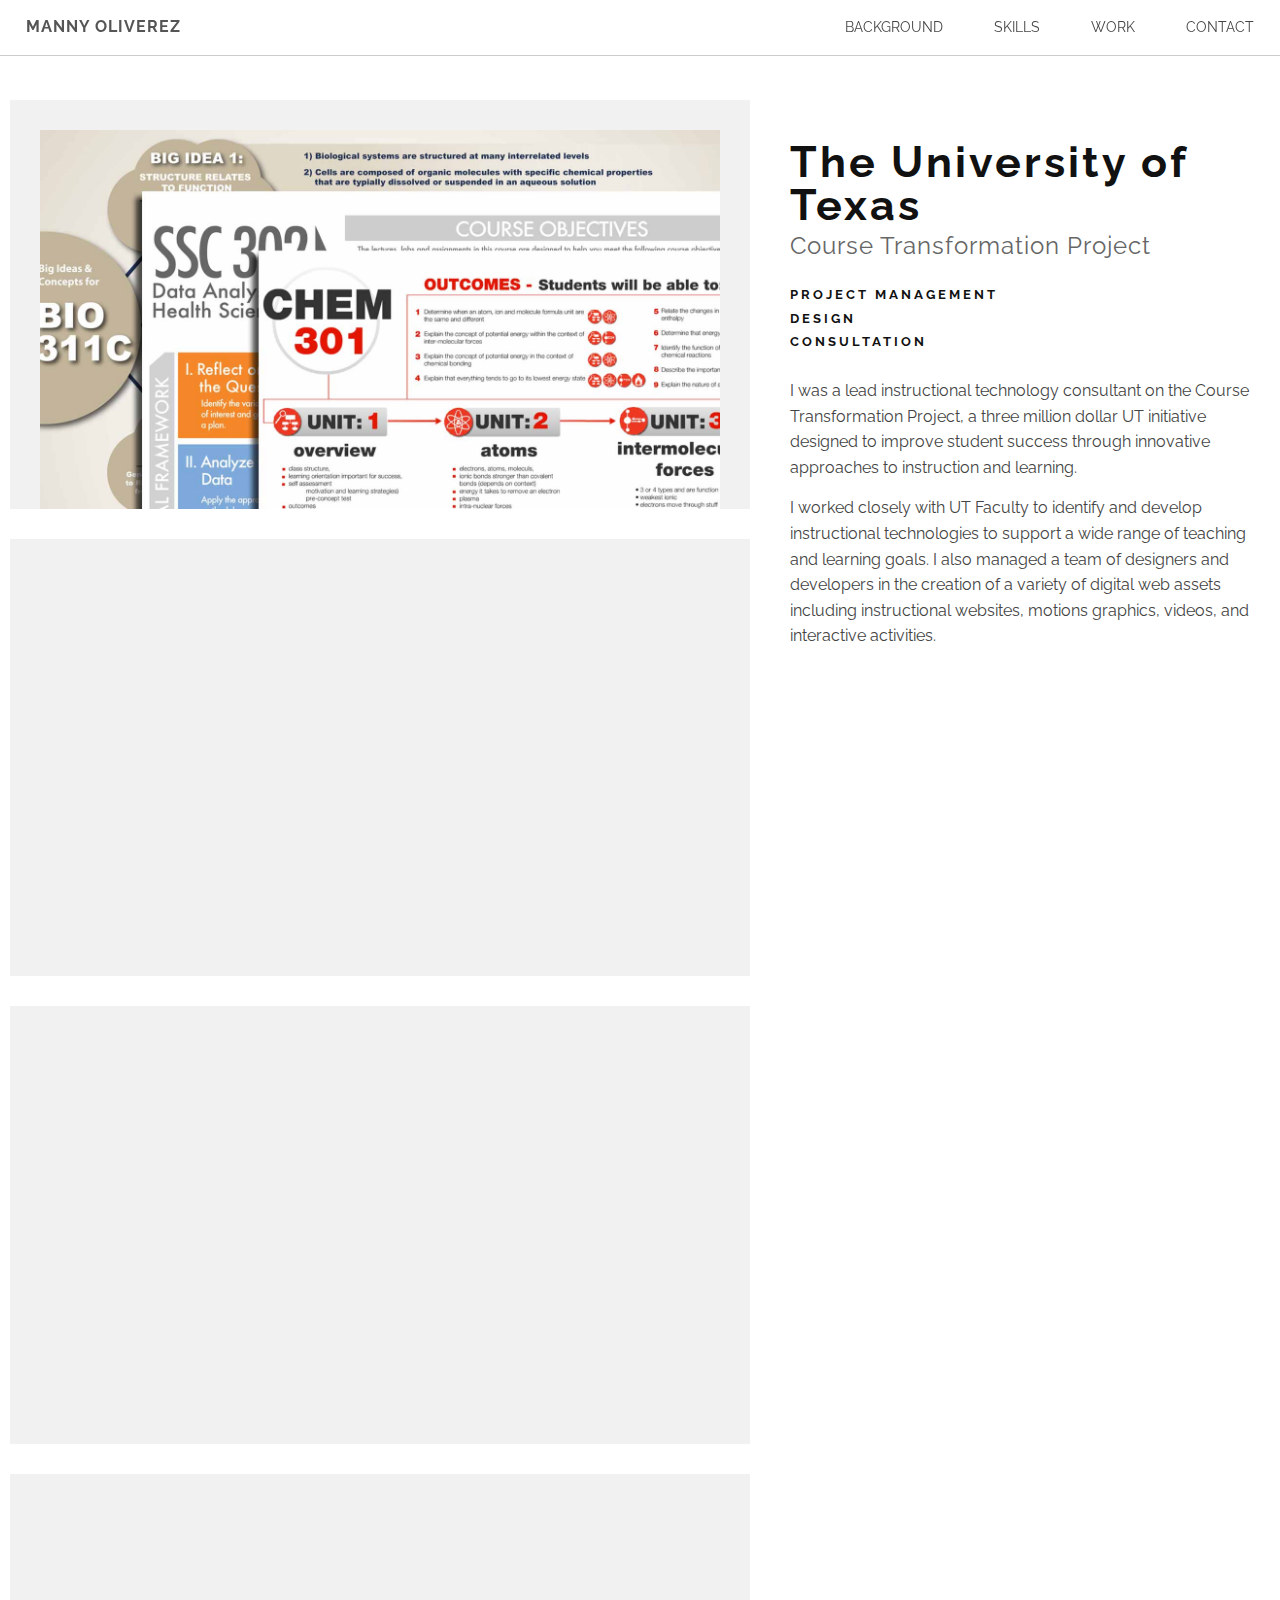
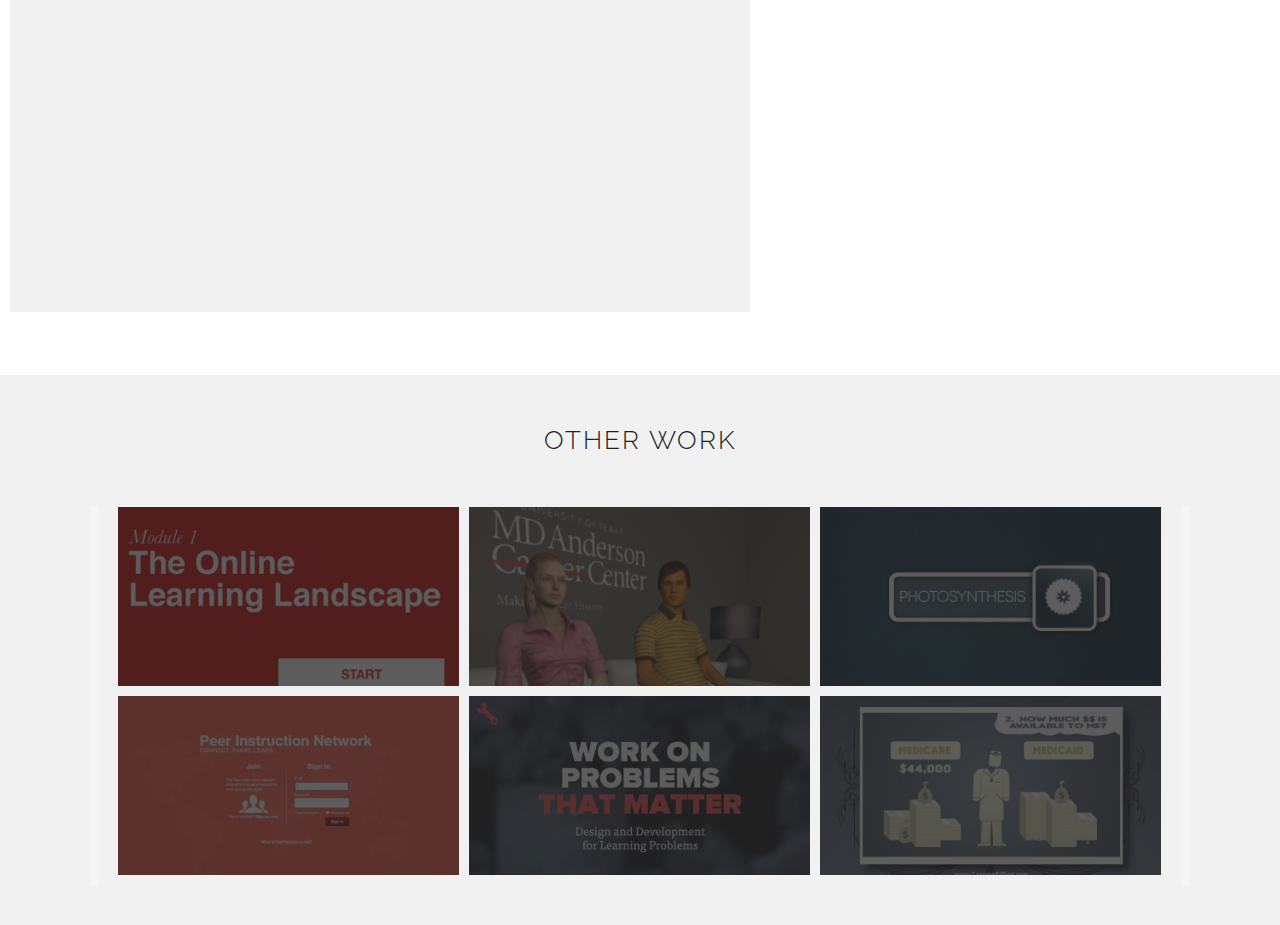
<file: mannyoliverez.com/universityoftexas.html>
<!DOCTYPE html>
<html>
	<head>
		<meta charset="UTF-8">
		<title>Manny Oliverez - University of Texas</title>
		<link rel="stylesheet" href="assets/css/workstyle.css">
		<link rel="stylesheet" href="assets/css/style.css">
		<meta name="viewport" content="width=device-width, initial-scale=1">
		<link href='http://fonts.googleapis.com/css?family=Raleway:400,300,700,900' rel='stylesheet' type='text/css'>
			<script>
			(function(i,s,o,g,r,a,m){i['GoogleAnalyticsObject']=r;i[r]=i[r]||function(){
			(i[r].q=i[r].q||[]).push(arguments)},i[r].l=1*new Date();a=s.createElement(o),
			m=s.getElementsByTagName(o)[0];a.async=1;a.src=g;m.parentNode.insertBefore(a,m)
			})(window,document,'script','//www.google-analytics.com/analytics.js','ga');
			ga('create', 'UA-59662125-1', 'auto');
			ga('send', 'pageview');
			</script>
		</head>
		<body>
			<div id="workpage">
				<nav>
					<div class="navcontainer">
						<div class="navname">
							<a href ="index.html">Manny Oliverez</a>
						</div>
						<ul id="nav-main">
							<li class="menuItem">
								<a href="index.html#contact">Contact</a>
							</li>
							<li class="menuItem">
								<a href="index.html#work">Work</a>
							</li>
							<li class="menuItem">
								<a href="index.html#skills">Skills</a>
							</li>
							<li class="menuItem">
								<a href="index.html#background">Background</a>
							</li>
						</ul>
					</div>
				</nav>
				<div class="container">
					<div class="row stickem-container">
						<aside class="stick">
							<div class="work_description">
								<h1>The University of Texas</h1>
								<h2>Course Transformation Project</h2>
								<div class="project_skills">
									<ul>
										<li>Project Management</li>
										<li>Design</li>
										<li>Consultation</li>
									</ul>
								</div>
								<p>I was a lead instructional technology consultant on the Course Transformation Project, a three million dollar UT initiative designed to improve student success through innovative approaches to instruction and learning.</p>
								<p>I worked closely with UT Faculty to identify and develop instructional technologies to support a wide range of teaching and learning goals. I also managed a team of designers and developers in the creation of a variety of digital web assets including instructional websites, motions graphics, videos, and interactive activities.</p>
							</div>
						</aside>
						<div class="content">
							<div class="item">
								<img alt="" src="assets/images/ctp/coursemaps.jpg">
							</div>
							<div class="item">
								<div class="video_wrapper">
									<iframe width="853" height="480" src="https://www.youtube.com/embed/E2FT_WAc0wU?rel=0&amp;showinfo=0" frameborder="0" allowfullscreen></iframe>
								</div>
							</div>
							<div class="item">
								<div class="video_wrapper">
									<iframe width="853" height="480" src="https://www.youtube.com/embed/ecEKzPc30F8?rel=0&amp;showinfo=0" frameborder="0" allowfullscreen></iframe>
								</div>
							</div>
							<div class="item">
								<div class="video_wrapper">
									<iframe width="640" height="480" src="https://www.youtube.com/embed/q6kL7DqoDM0?rel=0&amp;showinfo=0" frameborder="0" allowfullscreen></iframe>
								</div>
							</div>
						</div>
					</div>
				</div>
				<footer>
					<h1>Other work</h1>
					<div class="box">
						<a style="display:block" href="northeastern.html">
							<div class="work_container2 coursetransformation">
								<img alt="Northeastern University" src="assets/images/northeasternthumb.jpg">
								<div class="content_overlay">
									<div class ="table">
										<div class="table_cell">
											<h2>Northeastern</h2>
											<h3>Learning Design / Interaction Design / Visual Design</h3>
										</div>
									</div>
								</div>
							</div>
						</a>
						<a style="display:block" href="mdanderson.html">
							<div class="work_container2 harvard">
								<img alt="MD Anderson" src="assets/images/mdandersonthumb.jpg">
								<div class="content_overlay" >
									<div class ="table">
										<div class="table_cell">
											<h2>MD Anderson</h2>
											<h3>Interaction Design / UI & UX</h3>
										</div>
									</div>
								</div>
							</div>
						</a>
						<a style="display:block" href="universityoftexas.html">
							<div class="work_container2 coursetransformation">
								<img alt="Course Transformation Project" src="assets/images/coursetransformationthumb.jpg">
								<div class="content_overlay">
									<div class ="table">
										<div class="table_cell">
											<h2>University of Texas</h2>
											<h3>Consultant / UI & UX / Instructional Design</h3>
										</div>
									</div>
								</div>
							</div>
						</a>
						<a style="display:block" href="mazurgroup.html">
							<div class="work_container2 harvard">
								<img alt="Peer Instrcution - Mazur Group" src="assets/images/peerinstructionthumb.jpg">
								<div class="content_overlay">
									<div class ="table">
										<div class="table_cell">
											<h2>The Mazur Group</h2>
											<h3>Front-end Dev / UI & UX / Visual Design</h3>
										</div>
									</div>
								</div>
							</div>
						</a>
						<a style="display:block" href="webdesign.html">
							<div class="work_container2 webdesign">
								<img alt="Web Design" src="assets/images/webdesign.jpg">
								<div class="content_overlay">
									<div class ="table">
										<div class="table_cell">
											<h2>Web Design</h2>
											<h3>Visual Design / Front-end Dev / UI & UX</h3>
										</div>
									</div>
								</div>
							</div>
						</a>
						<a style="display:block" href="multimedia.html">
							<div class="work_container2 production">
								<img alt="Multimedia Production" src="assets/images/motiongraphics.jpg">
								<div class="content_overlay">
									<div class ="table">
										<div class="table_cell">
											<h2>Multimedia</h2>
											<h3>Production / Design / Animation</h3>
										</div>
									</div>
								</div>
							</div>
						</a>
					</div>
				</footer>
				<script src="assets/vendor/jquery/dist/jquery.min.js"></script>
				<script src="assets/vendor/sticky-kit/jquery.sticky-kit.min.js"></script>
				<script>
					$(document).ready(function() {
						$("aside.stick").stick_in_parent();
					});
				</script>
			</div>
		</body>
	</html>
</file>
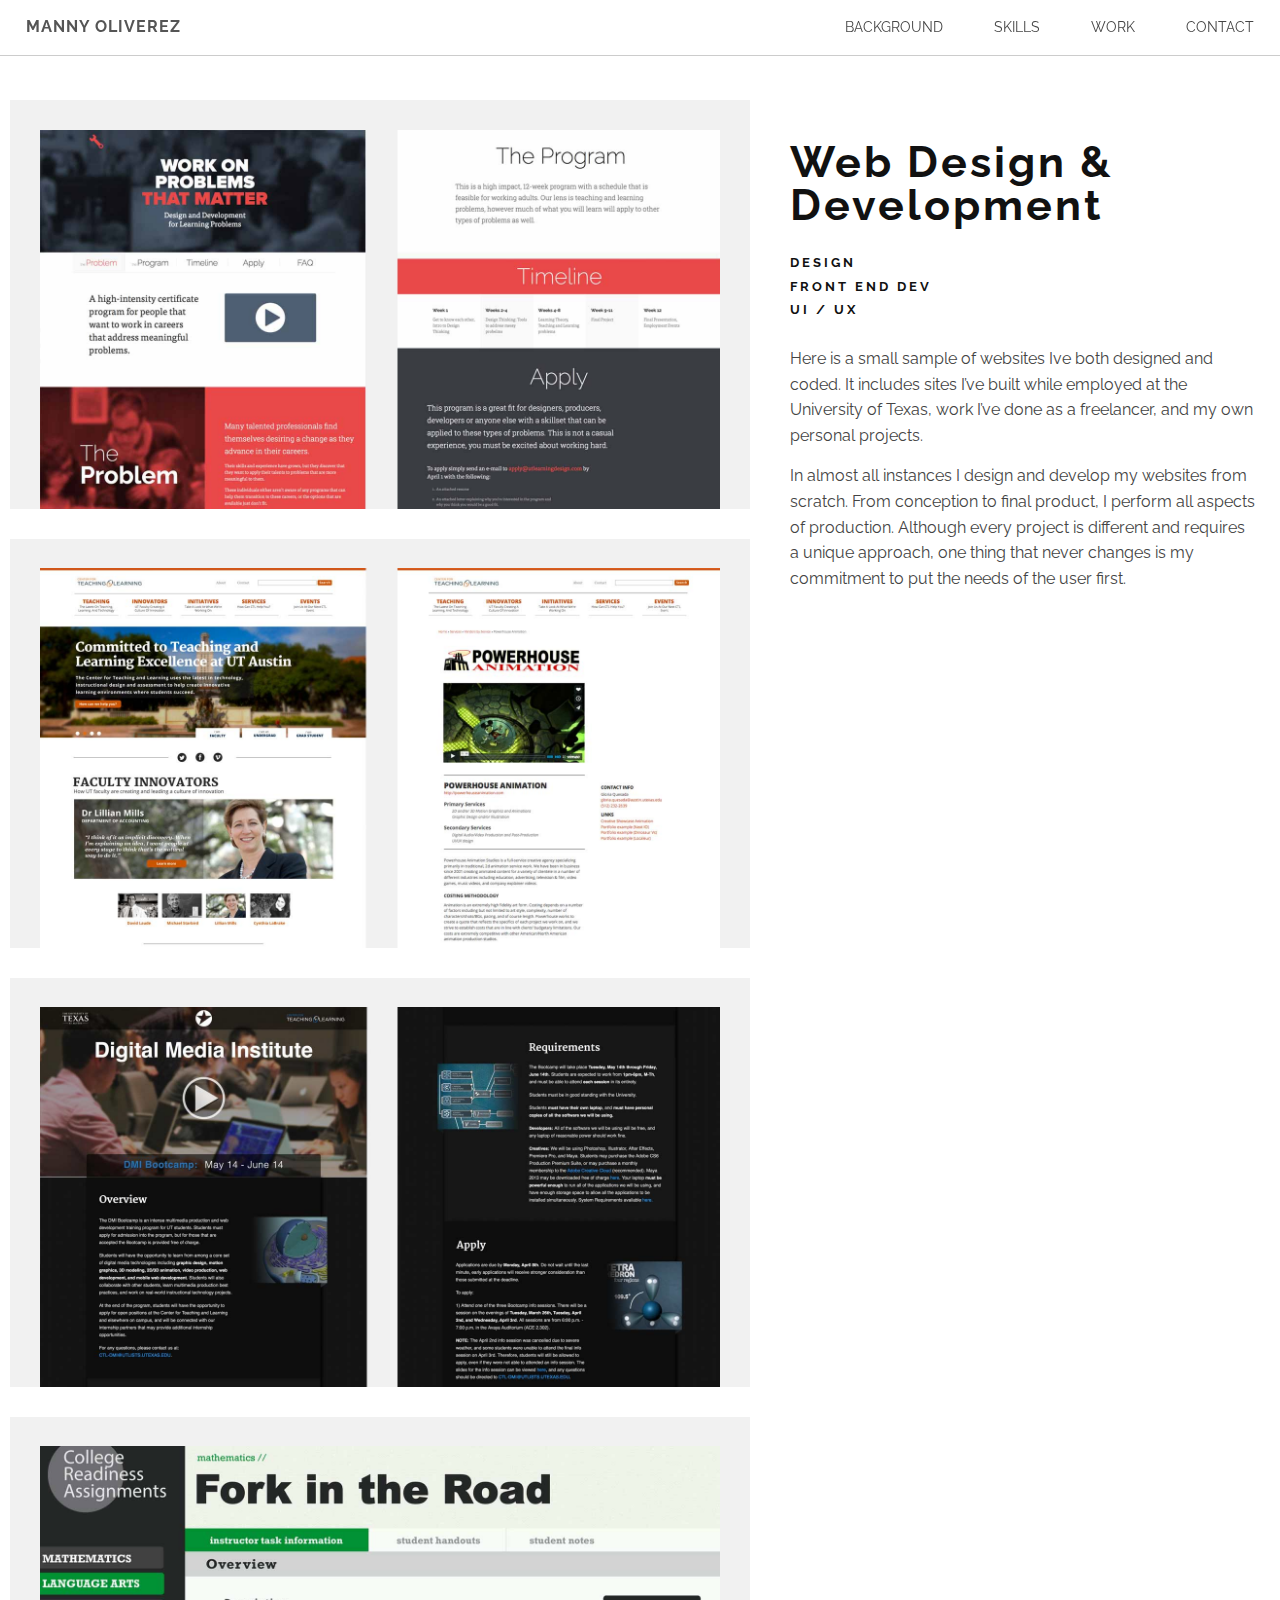
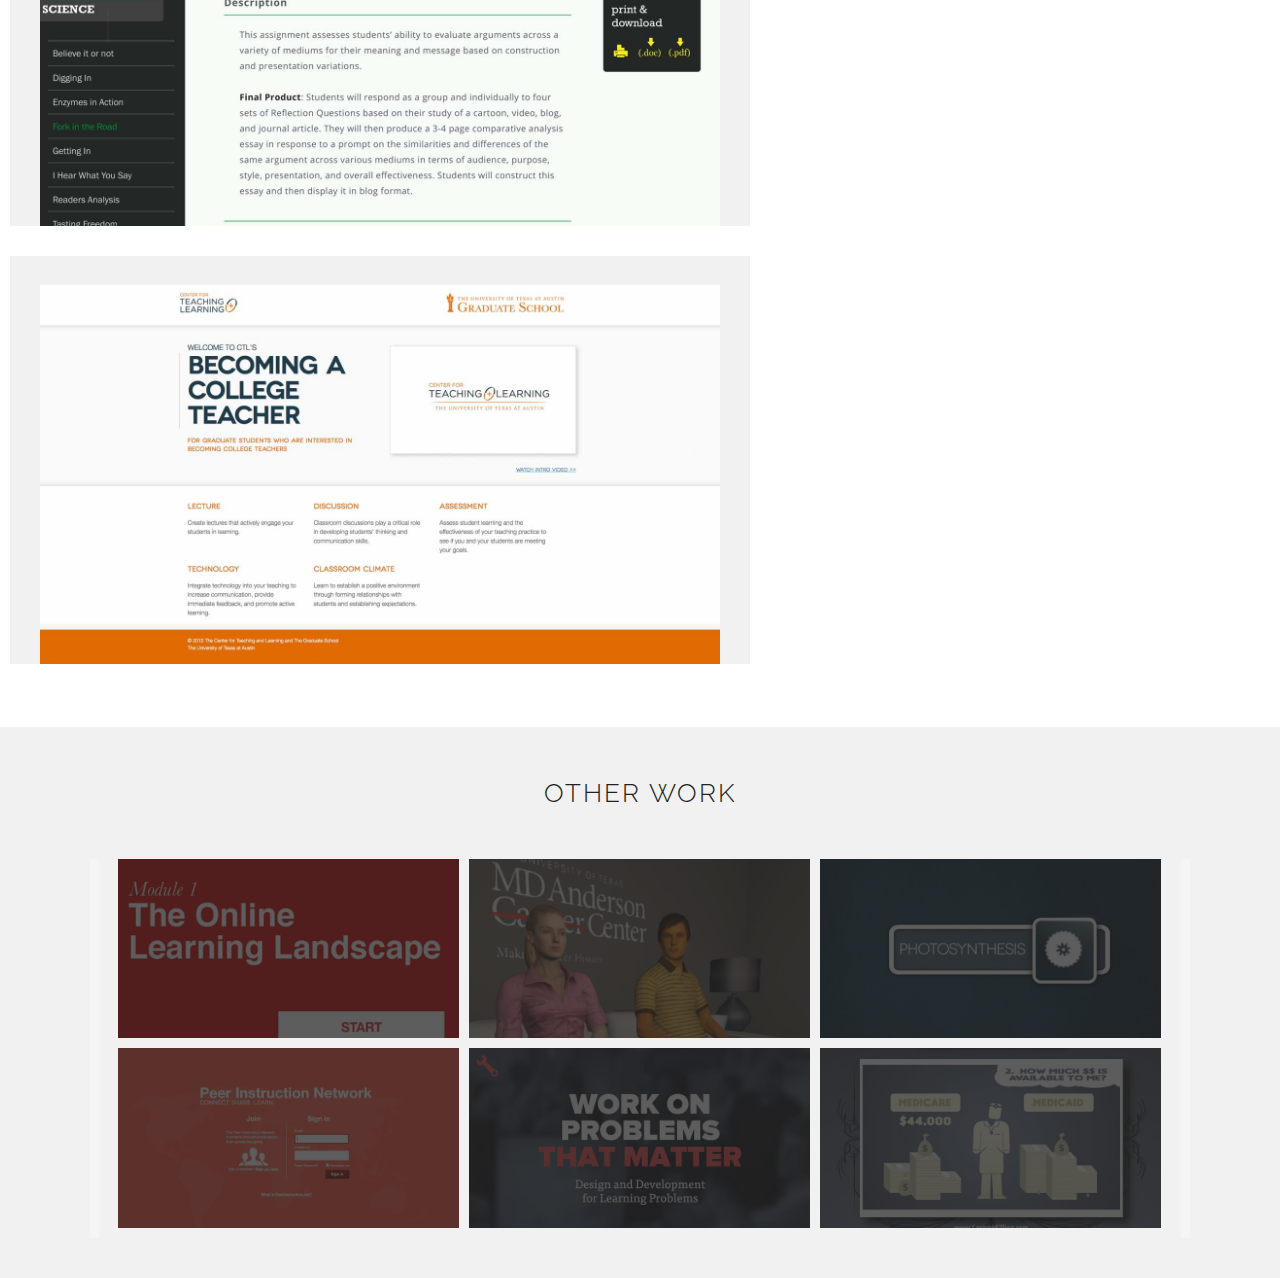
<file: mannyoliverez.com/webdesign.html>
<!DOCTYPE html>
<html>
	<head>
		<meta charset="UTF-8">
		<title>Manny Oliverez - Web Design</title>
		<meta name="author" content="Manuel Oliverez">
		<link rel="stylesheet" href="assets/css/style.css">
		<link rel="stylesheet" href="assets/css/workstyle.css">
		<link href='http://fonts.googleapis.com/css?family=Raleway:400,300,700,900' rel='stylesheet' type='text/css'>
			<meta name="viewport" content="width=device-width, initial-scale=1">
			<script>
			(function(i,s,o,g,r,a,m){i['GoogleAnalyticsObject']=r;i[r]=i[r]||function(){
			(i[r].q=i[r].q||[]).push(arguments)},i[r].l=1*new Date();a=s.createElement(o),
			m=s.getElementsByTagName(o)[0];a.async=1;a.src=g;m.parentNode.insertBefore(a,m)
			})(window,document,'script','//www.google-analytics.com/analytics.js','ga');
			ga('create', 'UA-59662125-1', 'auto');
			ga('send', 'pageview');
			</script>
		</head>
		<body>
			<div id="workpage">
				<nav>
					<div class="navcontainer">
						<div class="navname">
							<a href ="index.html">Manny Oliverez</a>
						</div>
						<ul id="nav-main">
							<li class="menuItem">
								<a href="index.html#contact">Contact</a>
							</li>
							<li class="menuItem">
								<a href="index.html#work">Work</a>
							</li>
							<li class="menuItem">
								<a href="index.html#skills">Skills</a>
							</li>
							<li class="menuItem">
								<a href="index.html#background">Background</a>
							</li>
						</ul>
					</div>
				</nav>
				<div class="container">
					<div class="row stickem-container">
						<aside class="stick">
							<div class="work_description">
								<h1>Web Design &amp; Development</h1>
								<div class="project_skills">
									<ul>
										<li>Design</li>
										<li>Front End Dev</li>
										<li>UI / UX</li>
									</ul>
								</div>
								<p>Here is a small sample of websites Ive both designed and coded. It includes sites I’ve built while employed at the University of Texas, work I’ve done as a freelancer, and my own personal projects.</p>
								<p>In almost all instances I design and develop my websites from scratch. From conception to final product, I perform all aspects of production. Although every project is different and requires a unique approach, one thing that never changes is my commitment to put the needs of the user first.</p>
							</div>
						</aside>
						<div class="content">
							<div class="item">
								<img alt="" src="assets/images/web%20design/edtechcertificate.jpg">
							</div>
							<div class="item">
								<img alt="" src="assets/images/web%20design/Centerforteachingandlearning.jpg">
							</div>
							<div class="item">
								<img alt="" src="assets/images/web%20design/digitalmediainstitute.jpg">
							</div>
							<div class="item">
								<img alt="" src="assets/images/web%20design/collegereadiness.jpg">
							</div>
							<div class="item">
								<img alt="" src="assets/images/web%20design/becomingacollegeteacher.jpg">
							</div>
						</div>
					</div>
				</div>
				<footer>
					<h1>Other work</h1>
					<div class="box">
						<a style="display:block" href="northeastern.html">
							<div class="work_container2 coursetransformation">
								<img alt="Northeastern University" src="assets/images/northeasternthumb.jpg">
								<div class="content_overlay">
									<div class ="table">
										<div class="table_cell">
											<h2>Northeastern</h2>
											<h3>Learning Design / Interaction Design / Visual Design</h3>
										</div>
									</div>
								</div>
							</div>
						</a>
						<a style="display:block" href="mdanderson.html">
							<div class="work_container2 harvard">
								<img alt="MD Anderson" src="assets/images/mdandersonthumb.jpg">
								<div class="content_overlay" >
									<div class ="table">
										<div class="table_cell">
											<h2>MD Anderson</h2>
											<h3>Interaction Design / UI & UX</h3>
										</div>
									</div>
								</div>
							</div>
						</a>
						<a style="display:block" href="universityoftexas.html">
							<div class="work_container2 coursetransformation">
								<img alt="Course Transformation Project" src="assets/images/coursetransformationthumb.jpg">
								<div class="content_overlay">
									<div class ="table">
										<div class="table_cell">
											<h2>University of Texas</h2>
											<h3>Consultant / UI & UX / Instructional Design</h3>
										</div>
									</div>
								</div>
							</div>
						</a>
						<a style="display:block" href="mazurgroup.html">
							<div class="work_container2 harvard">
								<img alt="Peer Instrcution - Mazur Group" src="assets/images/peerinstructionthumb.jpg">
								<div class="content_overlay">
									<div class ="table">
										<div class="table_cell">
											<h2>The Mazur Group</h2>
											<h3>Front-end Dev / UI & UX / Visual Design</h3>
										</div>
									</div>
								</div>
							</div>
						</a>
						<a style="display:block" href="webdesign.html">
							<div class="work_container2 webdesign">
								<img alt="Web Design" src="assets/images/webdesign.jpg">
								<div class="content_overlay">
									<div class ="table">
										<div class="table_cell">
											<h2>Web Design</h2>
											<h3>Visual Design / Front-end Dev / UI & UX</h3>
										</div>
									</div>
								</div>
							</div>
						</a>
						<a style="display:block" href="multimedia.html">
							<div class="work_container2 production">
								<img alt="Multimedia Production" src="assets/images/motiongraphics.jpg">
								<div class="content_overlay">
									<div class ="table">
										<div class="table_cell">
											<h2>Multimedia</h2>
											<h3>Production / Design / Animation</h3>
										</div>
									</div>
								</div>
							</div>
						</a>
					</div>
				</footer>
				<script src="assets/vendor/jquery/dist/jquery.min.js"></script>
				<script src="assets/vendor/sticky-kit/jquery.sticky-kit.min.js"></script>
				<script>
					$(document).ready(function() {
						$("aside.stick").stick_in_parent();
					});
				</script>
			</div>
		</body>
	</html>
</file>
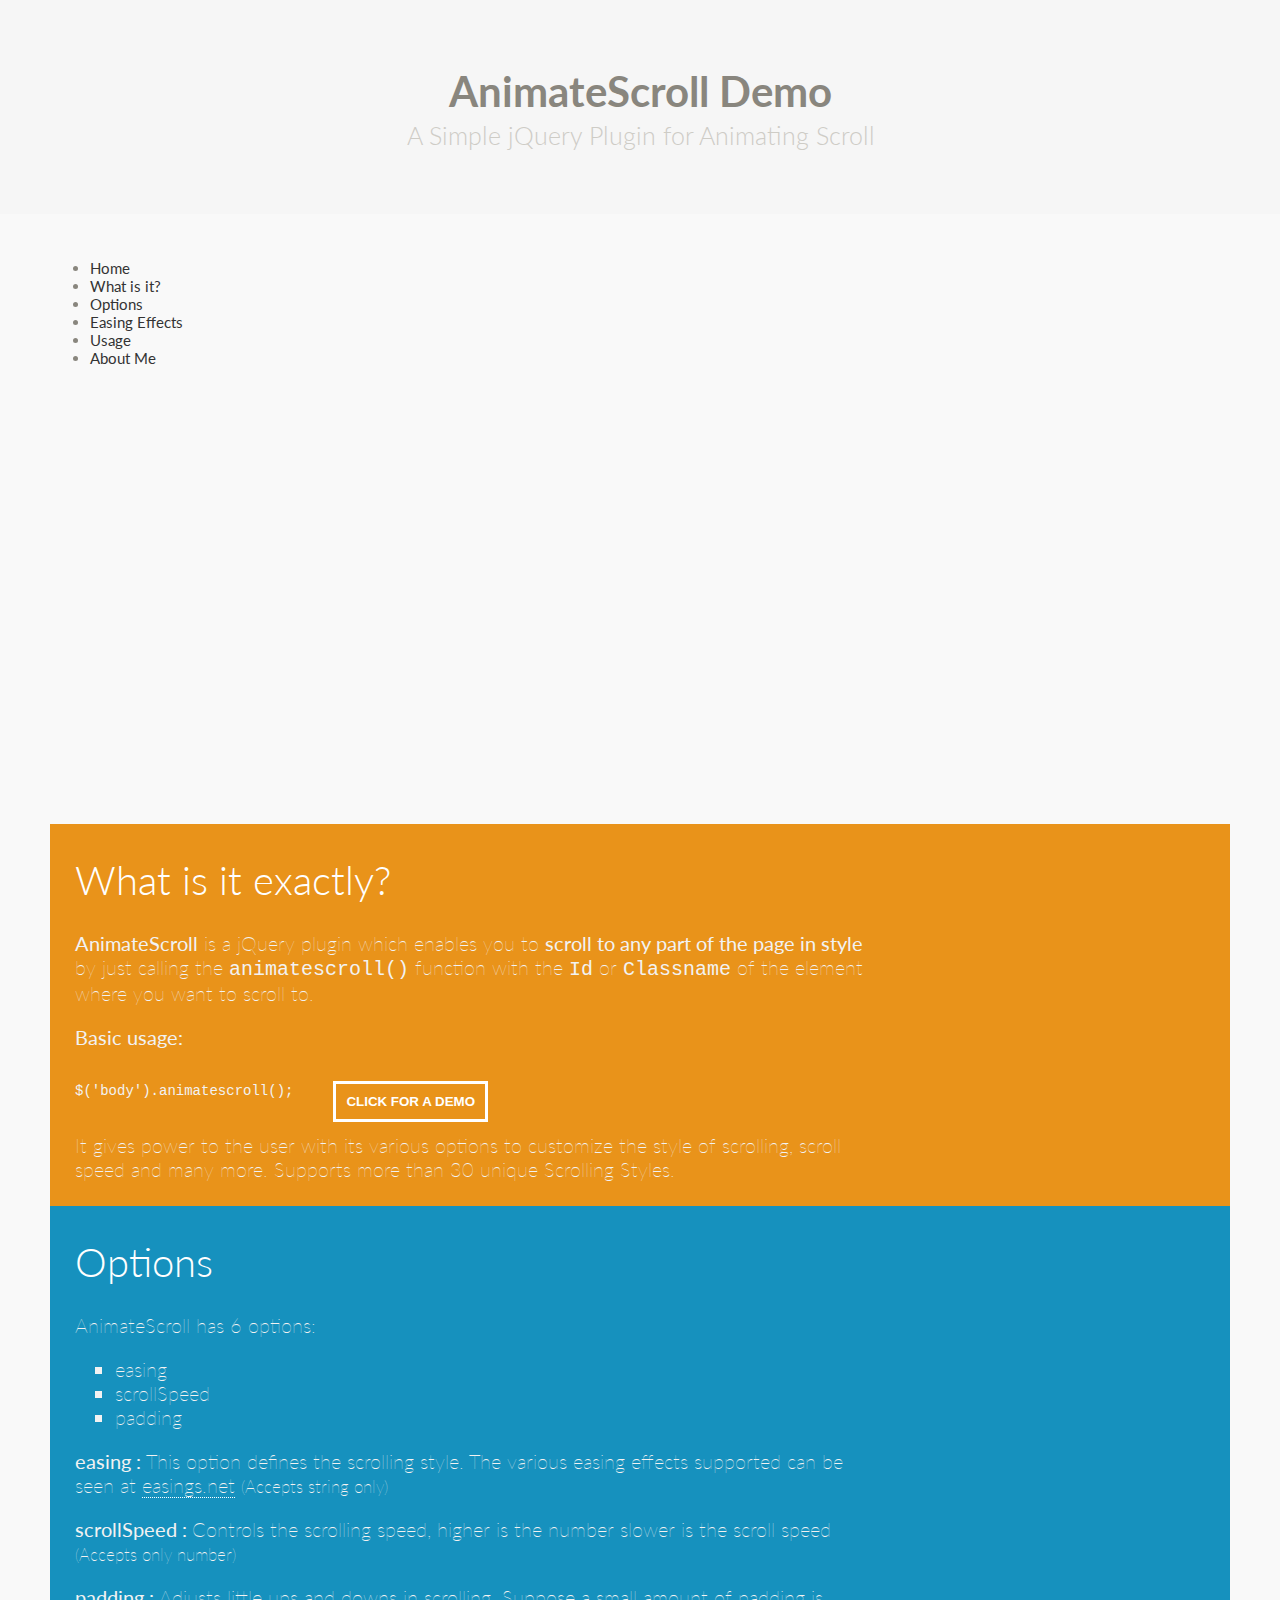
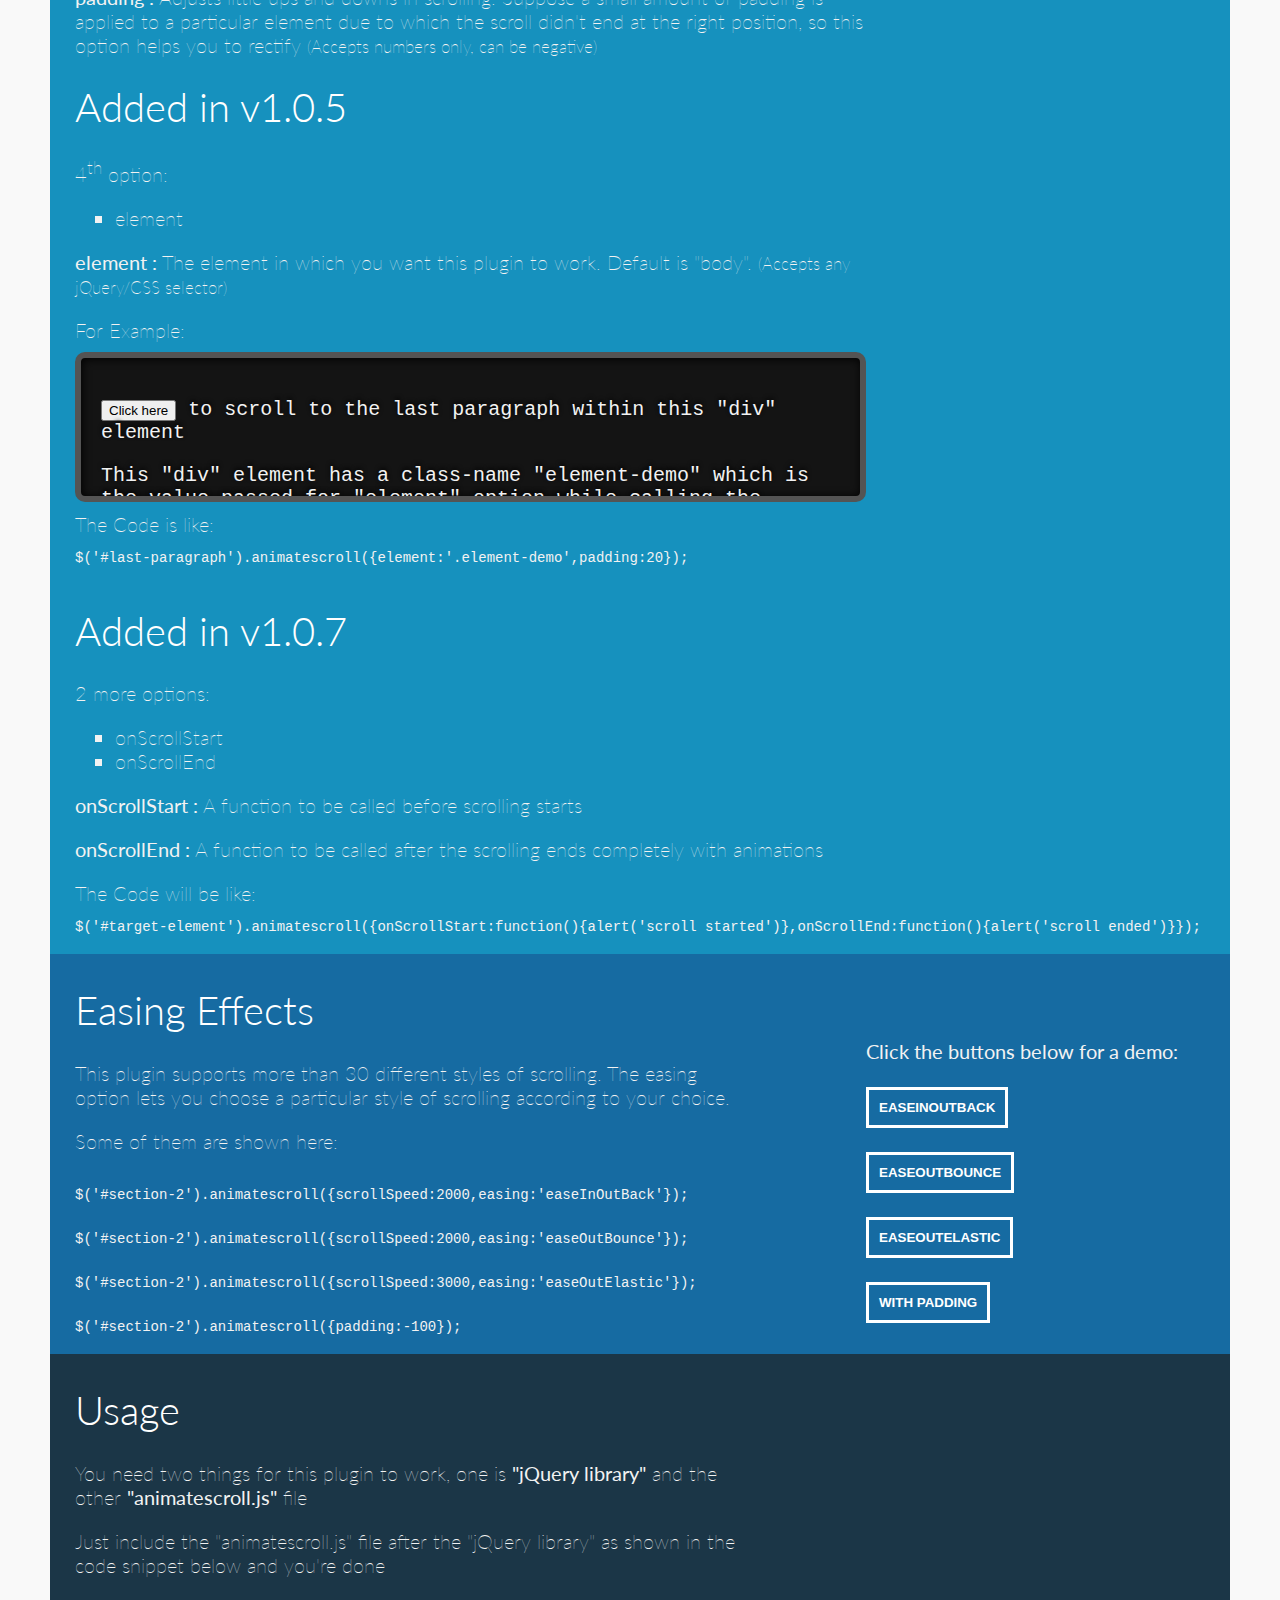
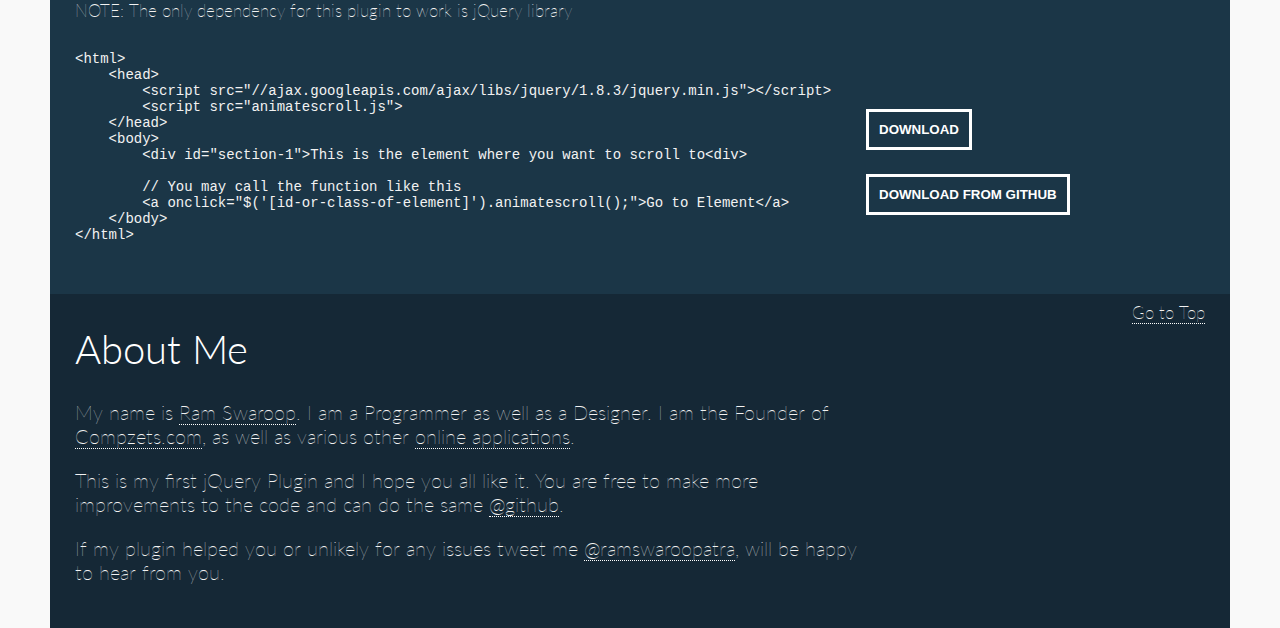
<file: mannyoliverez.com/assets/vendor/animatescroll/demo.html>
<!DOCTYPE html>
<html lang="en" class="no-js">
	<head>
		<meta charset="UTF-8" />
		<meta http-equiv="X-UA-Compatible" content="IE=edge,chrome=1"> 
		<meta name="viewport" content="width=device-width, initial-scale=1.0"> 
		<title>AnimateScroll Demo</title>
		<meta name="description" content="" />
		<meta name="keywords" content="" />
		<meta name="author" content="Ram Swaroop" />
                <link rel="stylesheet" type="text/css" href="custom.css" />
                <script src="jquery-1.8.3.min.js"></script>
                <script src="animatescroll.js"></script>
	</head>
	<body>
		<div class="container">	
			
			<header>
				<h1>AnimateScroll Demo<span>A Simple jQuery Plugin for Animating Scroll</span></h1>	
			</header>
			<div class="main clearfix">
				<nav id="menu" class="nav">					
					<ul>
						<li>
							<a href="http://plugins.compzets.com" >
								<span class="icon">
									<i aria-hidden="true" class="icon-home"></i>
								</span>
								<span>Home</span>
							</a>
						</li>
						<li>
							<a href="#" onclick="$('#section-2').animatescroll();">
								<span class="icon"> 
									<i aria-hidden="true" class="icon-services"></i>
								</span>
								<span>What is it?</span>
							</a>
						</li>
						<li>
							<a href="#" onclick="$('#section-3').animatescroll();">
								<span class="icon">
									<i aria-hidden="true" class="icon-portfolio"></i>
								</span>
								<span>Options</span>
							</a>
						</li>
						<li>
							<a href="#" onclick="$('#section-4').animatescroll();">
								<span class="icon">
									<i aria-hidden="true" class="icon-blog"></i>
								</span>
								<span>Easing Effects</span>
							</a>
						</li>
						<li>
							<a href="#" onclick="$('#section-5').animatescroll();">
								<span class="icon">
									<i aria-hidden="true" class="icon-team"></i>
								</span>
								<span>Usage</span>
							</a>
						</li>
						<li>
							<a href="#" onclick="$('#section-6').animatescroll();">
								<span class="icon">
									<i aria-hidden="true" class="icon-contact"></i>
								</span>
								<span>About Me</span>
							</a>
						</li>
					</ul>
				</nav>
			</div>
		</div><!-- /container -->
                
                <div class="main clearfix">
                        <div id="section-2">
                            <div class="content-wrapper w70">                                
                                <h1>What is it exactly?</h1>
                                <p><strong>AnimateScroll</strong> is a jQuery plugin which enables you to <strong>scroll to any part of the page
                                    in style</strong> by just calling the <code>animatescroll()</code> function with the <code>Id</code> or <code>Classname</code>
                                    of the element where you want to scroll to.</p>                                
                                <p><strong>Basic usage:</strong></p>
                                <pre><code class="language-javascript">$('body').animatescroll();</code></pre>
                                <button class="btn demo-btn" onclick="$('body').animatescroll();">Click for a Demo</button>
                                <p>
                                    It gives power to the user with its various options to customize the style of scrolling, scroll speed and many more.
                                    Supports more than 30 unique Scrolling Styles.
                                </p>
                            </div>
                        </div>

                        <div id="section-3">
                            <div class="content-wrapper w70"> 
                                <h1>Options</h1>
                                <p>AnimateScroll has 6 options:</p>
                                <ul>
                                    <li>easing</li>
                                    <li>scrollSpeed</li>
                                    <li>padding</li>
                                </ul>
                                <p><strong>easing : </strong> This option defines the scrolling style. The various easing effects supported can be seen at <a href="http://easings.net" target="_blank">easings.net</a> <small>(Accepts string only)</small></p>
                                <p><strong>scrollSpeed : </strong> Controls the scrolling speed, higher is the number slower is the scroll speed <small>(Accepts only number)</small></p>
                                <p><strong>padding : </strong> Adjusts little ups and downs in scrolling. Suppose a small amount of padding is applied to a particular element due to which the scroll didn't end at the right position, so this option helps you to rectify <small>(Accepts numbers only, can be negative)</small></p>

                                <!-- Added in 1.0.5 -->
                                <h1>Added in v1.0.5</h1>
                                <p>4<sup>th</sup> option:</p>
                                <ul>
                                    <li>element</li>
                                </ul>
                                <p><strong>element : </strong> The element in which you want this plugin to work. Default is "body". <small>(Accepts any jQuery/CSS selector)</small></p>
                                <div>
                                    For Example:<br/>
                                    <div class="element-demo">
                                        <p>
                                            <button onclick="$('#last-paragraph').animatescroll({element:'.element-demo',padding:20});">Click here</button> to scroll to the last paragraph within this "div" element
                                        </p>
                                        <p>
                                            This "div" element has a class-name "element-demo" which is the value passed for "element" option while calling the plugin.
                                        </p>
                                        <p>
                                            Compzets.com is India's first open source software and freeware publishing site, Download and Upload Open source software and Freeware relevant to the Paid ones for PC,Mac and Linux.
                                        </p>
                                        <p >
                                            It also makes its own Cloud Applications for making tasks easy. Recently it has launched a new Plugin Showcase too.
                                        </p>
                                        <p>
                                            This website is your source of unprecedented access to all kinds of pc,mac or linux software (Open Source or Freeware only) with detailed coverage of tech infos along with multiple screen shots and moreover you can not only download your favorite gadgets but you can also UPLOAD your own software to reach thousand of audience. Stay connected to all the latest happenings in the gadget world,with regular updates on new software and announcements with the help of our RSS Feed,just at a few clicks!
                                        </p>
                                        <p id="last-paragraph">
                                            The word "Compzets" does not have a literal meaning,it is just derived from the word Gadget which is related to Electronic devices where as Compzets is related to Computer software which are nothing but gadgets for computer. 
                                        </p>
                                        <p>
                                            Thanks to <a href="https://plus.google.com/114685591029748634833" target="_blank">Ronan DMP</a> for asking this feature!
                                        </p>
                                    </div>
                                </div>
                                The Code is like:<br/>
                                    <pre class="language-javascript"><code class="language-javascript">$('#last-paragraph').animatescroll({element:'.element-demo',padding:20});</code></pre>

                                <!-- Added in 1.0.7 -->
                                <h1>Added in v1.0.7</h1>
                                <p>2 more options:</p>
                                <ul>
                                    <li>onScrollStart</li>
                                    <li>onScrollEnd</li>
                                </ul>
                                <p><strong>onScrollStart : </strong> A function to be called before scrolling starts</p>
                                <p><strong>onScrollEnd : </strong> A function to be called after the scrolling ends completely with animations</p>
                                The Code will be like:<br/>
                                    <pre class="language-javascript"><code class="language-javascript">$('#target-element').animatescroll({onScrollStart:function(){alert('scroll started')},onScrollEnd:function(){alert('scroll ended')}});</code></pre>
                            </div>
                        </div>

                        <div id="section-4">
                            <div class="content-wrapper w60 disp_inl_blk"> 
                                <h1>Easing Effects</h1>
                                <p>This plugin supports more than 30 different styles of scrolling. The easing option lets you choose a particular style of scrolling according to your choice.</p>
                                <p>Some of them are shown here:</p>
                                <pre><code class="language-javascript">$('#section-2').animatescroll({scrollSpeed:2000,easing:'easeInOutBack'});</code></pre>
                                <pre><code class="language-javascript">$('#section-2').animatescroll({scrollSpeed:2000,easing:'easeOutBounce'});</code></pre>
                                <pre><code class="language-javascript">$('#section-2').animatescroll({scrollSpeed:3000,easing:'easeOutElastic'});</code></pre>
                                <pre><code class="language-javascript">$('#section-2').animatescroll({padding:-100});</code></pre>
                            </div>
                            <div class="content-wrapper w30 fr">
                                <div class="easing-buttons">
                                    <strong>Click the buttons below for a demo:</strong><br/><br/>
                                    <button class="btn" onclick="$('#section-2').animatescroll({scrollSpeed:2000,easing:'easeInOutBack'});">easeInOutBack</button><br/><br/>
                                    <button class="btn" onclick="$('#section-2').animatescroll({scrollSpeed:2000,easing:'easeOutBounce'});">easeOutBounce</button><br/><br/>
                                    <button class="btn" onclick="$('#section-2').animatescroll({scrollSpeed:3000,easing:'easeOutElastic'});">easeOutElastic</button><br/><br/>
                                    <button class="btn" onclick="$('#section-2').animatescroll({padding:-100});">with padding</button>
                                </div>
                            </div>                            
                        </div>

                        <div id="section-5"  onclick="$('#section-1').animatescroll({scrollSpeed:3000,padding:-30,easing:'easeOutElastic'});">
                            <div class="content-wrapper w60 disp_inl_blk">                                
                                <h1>Usage</h1>
                                <p>You need two things for this plugin to work, one is <strong>"jQuery library"</strong> and the other <strong>"animatescroll.js"</strong> file</p>
                                <p>Just include the "animatescroll.js" file after the "jQuery library" as shown in the code snippet below and you're done</p>
                                <small>NOTE: The only dependency for this plugin to work is jQuery library</small>
                                <pre class="language-markup">
                                    <code class="language-markup" >
&lt;html&gt;
    &lt;head&gt;
        &lt;script src="//ajax.googleapis.com/ajax/libs/jquery/1.8.3/jquery.min.js"&gt;&lt;/script&gt;
        &lt;script src=&quot;animatescroll.js&quot;&gt;
    &lt;/head&gt;
    &lt;body&gt;
        &lt;div id="section-1"&gt;This is the element where you want to scroll to&lt;div&gt;
        
        // You may call the function like this
        &lt;a onclick=&quot;$('[id-or-class-of-element]').animatescroll();&quot;&gt;Go to Element&lt;/a&gt;
    &lt;/body&gt;
&lt;/html&gt;
                                    </code>
                                </pre>
                            </div>
                            <div class="content-wrapper w30 fr">
                                <div class="download-buttons">
                                    <button class="btn" onclick="window.location='http://plugins.compzets.com/animatescroll'">Download</button><br/><br/>
                                    <button class="btn" onclick="window.location='https://github.com/ramswaroop/animatescroll.js'">Download from github</button>
                                </div>
                            </div>
                        </div>
                    
                        <div id="section-6">
                            <div class="content-wrapper w70 disp_inl_blk">
                                <h1>About Me</h1>
                                <p>My name is <a href="http://www.ramswaroop.me" target="_blank">Ram Swaroop</a>. I am a Programmer as well as a Designer. I am the Founder of <a href="http://www.compzets.com" target="_blank">Compzets.com</a>, as well as various other <a href="http://webapps.compzets.com" target="_blank">online applications</a>.</p>
                                <p>This is my first jQuery Plugin and I hope you all like it. You are free to make more improvements to the code and can do the same <a href="https://github.com/ramswaroop/animatescroll.js" target="_blank">@github</a>.</p>
                                <p>If my plugin helped you or unlikely for any issues tweet me <a href="https://twitter.com/ramswarooppatra" target="_blank">@ramswaroopatra</a>, will be happy to hear from you.</p>
                            </div>
                            <div class='content-wrapper w30 fr'>
                                <a onclick="$('body').animatescroll();" class='ptr fr'><small>Go to Top</small></a>
                            </div>
                        </div>
                </div>
	</body>
</html>
</file>
<file: mannyoliverez.com/assets/css/workstyle.css>
body {
	font-family: "Raleway", helvetica;
	margin: 0;
	font-size: 16px;
	background-color: white;
}

nav {
	position: fixed;
	top: 0;
	margin:-1px 0;
}

#workpage .navname {
	opacity: 1;
	position: absolute;
	left: 2%;
	height: 0px;
}

.container {
	margin: auto;
	max-width: 1300px;
}

.row {
	margin-bottom: 3em;
	padding-bottom: 0;
	position: relative;
	background-color: white;
}

.row:after {
	clear: both;
	content: ".";
	display: block;
	height: 0;
	visibility: hidden;
}

.content {
	max-width: 60%;
	overflow: hidden;
	margin-right: 520px;
	margin-top:70px;
	padding: 0 10px;
	box-sizing: border-box;
}

.content img {
	max-width: 100%;
	height: auto;
	display: block;
}

.content .item {
	border-top: solid 15px white;
	border-bottom: solid 15px white;
	padding: 4% 4% 0%;
	background-color: #f1f1f1;
}

.content .item:first-of-type {
	border-top: solid white 30px;
}

aside {
	width: 520px;
	float: right;
	display: block;
	vertical-align: top;
	background-color: white;
}

.work_description {
	background: #cecece;
	padding: 0 25px 0 30px;
	width: 520px;
	float: right;
	display: block;
	vertical-align: top;
	background-color: white;
	box-sizing: border-box;
	
}

.work_description h1 {
	padding: 70px 0 0;
	font-size: 2.25em;
	line-height: 1em;
	font-size: 2.7em;
	color: #111;
   letter-spacing: 3px;
   font-weight: 700;
   text-align: left;
   text-transform: none;
}

.work_description h2 {
	font-size: 1.5em;
	letter-spacing: 1px;	
	font-weight: 400;
	padding: 8px 0 0 0 ;
	line-height: 1em;
	color: #666;
	text-align: left;
}

.project_skills ul {
	font-size: .8em;
	letter-spacing: 3px;	
	font-weight: 700;
	text-transform: uppercase;
	line-height: 1.5em;
	color: #111;
	list-style-type: none;
	padding:25px 0;
	margin: 0;	
}

.project_skills ul li {
	padding: 2px 0px;
}

.work_description p {
	color: #444;
	font-size: 1em;
	font-weight: 400;
	line-height: 1.6em;
	padding: 0px 0px 15px;
	margin: 0;
}

.video_wrapper {
	position: relative;
	padding-bottom: 56.25%; /* 16:9 */
	padding-top: 25px;
	height: 0;
}
.video_wrapper iframe {
	position: absolute;
	top: 0;
	left: 0;
	width: 100%;
	height: 100%;
}

.stickit {
	position: fixed;
	top: 0;
}

.stickit-end {
	bottom: 40px;
	position: absolute;
}

footer {
	width: 100%;
	background-color: #f1f1f1;
	padding-bottom: 40px;
	
}

footer h1 {
	padding: 1.5em 0px;
	
}
footer .box {
	 font-size: 0.6em;
    margin: 0 auto;
    max-width: 1100px;
    overflow: hidden;
    padding: 0 1.5em;
}

footer .work_container2 {
	width: 33.3%;
	padding-bottom: 17%; 
	border-top: 0px solid #f1f1f1;
	border-left: 5px solid #f1f1f1;
	border-right: 5px solid #f1f1f1;
	border-bottom: 10px solid #f1f1f1;
}	

footer .content_overlay h2 {
	font-weight: 400;
}

footer h3 {
	display: none;
}

footer .content_overlay {
	background-color: rgba(39, 39, 39, 0.75);
}

footer .content_overlay:hover {
	background-color: transparent;
}

footer .content_overlay:hover h2{
	transform: translate(0px, 0px);
	-webkit-transform: translate(0px, 0px);
	-moz-transform: translate(0px, 0px);
	-o-transform: translate(0px, 0px);
	-ms-transform: translate(0px, 0px);
	opacity: 1;	
}	

@media screen and (max-width : 900px) {

body {
	font-size: 18px;
}	
	
aside {
	width: 100%;
	margin-top: 60px;
}

.work_description {
	width: 100%;
	padding: 2em 3em;
}

.work_description h1 {
	font-size: 3em;
	padding-top: 0;
}

.project_skills ul {
	padding: 2.5em 0;
}

.content {
	overflow: visible;
	margin: 0;
	max-width: 100%;
	clear:both;
	padding: 0;
}

.content .item:first-of-type {
	border-top: none;
}

.content .item {
	padding: 2em 2.3em 0;
	border-top: none;
	border-bottom: .8em solid white;
}

aside.stick.is_stuck {
	position: relative !important;
}
}

@media screen and (max-width : 700px) {

footer .work_container2 {
	width: 50%;
}

.work_container2 img {
	position: absolute;
	top: -25%;
}

footer .box {
    padding: 0 .5em;
}
}

@media screen and (min-width : 600px) {

footer h1 {
	font-size: 1.65em;
}
}

@media screen and (max-width : 600px) {
nav {
	position: fixed;
	top: 0;
	margin:-1px 0;
}

#workpage .navname {
	position: relative;
	height: 30px;
}

footer h1 {
	padding: 1em 0;
	font-weight: 300;
	font-size: 1.65em;
}

footer .content_overlay {
	background-color: rgba(39, 39, 39, .9);
}

footer .content_overlay h2, h3 {
	transform: translate(0px, 5px);
	-webkit-transform: translate(0px, 5px);
	-moz-transform: translate(0px, 5px);
	-o-transform: translate(0px, 5px);
	-ms-transform: translate(0px, 5px);
}
}
</file>
<file: mannyoliverez.com/assets/css/style.css>
body {
	font-family: "Raleway", helvetica;
	margin: 0;
	font-size: 16px;
	background-color: white;
}

h1, h2, h3{
	text-align: center;
	font-size: 1.65em;
	font-weight: 300;
	letter-spacing: 6px;
	line-height: 2em;
	padding: 2.2em 0;
	margin: 0;
}

h1 {
	text-transform: uppercase;
	letter-spacing: 2px;
	color: #222;
}

a {
	text-decoration: none;
	color: inherit;
}

a:hover {
	text-decoration: underline;
}

.bold {
	font-weight: 700;
}

.triangle-down-right {
   width: 40%;
   height: 0;
   padding-top:60%;
   overflow: hidden;
   position: fixed;
	right: 0;
	bottom: 0;
	z-index: 2;
}

.triangle-down-right:after {
    content: "";
    display: block;
    width: 0;
    height: 0;
    margin-top:-1700px;
    border-top: 1700px solid transparent;
    border-right: 1200px solid #274257;
}

.triangle-up-right {
   width: 0;
   height: 0;
   padding-left:25%;
   padding-top: 25%;
   overflow: hidden;
   position: fixed;
	right: 0;
	top: 0;
	z-index: 1;
}
.triangle-up-right:after {
    content: "";
    display: block;
    width: 0;
    height: 0;
    margin-left:-900px;
    margin-top:-900px;
    border-left: 900px solid transparent;
    border-top: 900px solid #2a75a9;
}

header {
}

header h1 {
	font-weight: 900;
	font-size: 4em;
	color:#333;
	text-transform: uppercase;
	letter-spacing: 4px;
	padding: 0;
	text-align: left;
	line-height: .9em;
}

header h2 {
	font-weight: 400;
	font-size: 1.2em;
	color:#444;
	letter-spacing: 2px;
	margin: 0 40px 0 0;
	padding: 0;
	text-align: left;
	line-height: 1.5;
	text-transform: capitalize;
}

address {
	font-family: "ff-tisa-web-pro", georgia, serif;
	font-size: .85em;
	margin-top: 25px;
	color:#888;
	line-height: 1.3em;
}

address a {
	display: block;
	margin-top: .6em;
	transition: all 0.5s ease;
	-webkit-transition: color 0.5s ease;
	-moz-transition: color 0.5s ease;
	-o-transition: color 0.5s ease;
}

address a:hover {
	text-decoration: none;
	color: #111;
}

.austin {
	color: #333;
	font-size: 1.2em;
	font-weight: 700;
}

.intro {
    background: transparent;
    height: 100%;
    padding-left: 5%;
    position: fixed;
    z-index: 3;
}

.introcontent {
    display: block;
    position: relative;
    top: 37%;
}

.navcontainer {
	margin: 0 auto;
   max-width: 1300px;
   display: block;
   position: relative;
   clear: both;
   overflow: hidden;
}

nav {
   width: 100%;
	background: rgba(255,255,255, 0.9);
	z-index: 1000;
	border-top: 1px solid #ccc;
	border-bottom: 1px solid #ccc; 
}

#nav-main  {
	display: block;
	list-style-type: none;
	padding: 0;
	margin: 0;
}

nav ul li a {
	margin: 1.4em 0;
	float: right;
	font-family: "raleway", sans-serif;
	font-weight: 400;
	font-size: .9em;
	position: relative;
	line-height: 1em;
	color: #444;
	padding-right: 2%;
	padding-left: 2%;
	text-decoration: none;
	text-transform: uppercase;
	-webkit-transition: color 0.5s ease;
	-moz-transition: color 0.5s ease;
	-o-transition: color 0.5s ease;
	transition: color 0.5s ease;
}

nav a:hover {
	color: #111;
}

nav .active a {
	text-decoration: underline;
}

.navname {
	position: absolute;
	top:31%;
	left: 2%;
	opacity: 0;
	font-weight: 700;
	letter-spacing: 1px;
	color: #555;
	text-transform: uppercase;
	-webkit-transition: all 0.5s ease, font-size 1ms ease 0s;
	-moz-transition: all 0.5s ease, font-size 1ms ease 0s;
	-o-transition: all 0.5s ease, font-size 1ms ease 0s;
	transition: all 0.5s ease, font-size 1ms ease 0s;
}

.is-stuck .navname {
	opacity: 1;
}

nav .navname a {
	text-decoration: none;
}

#content {
	position: absolute;
	top: 100%;
   width: 100%;
   z-index: 40;
	margin-top: -3.5em;
	overflow-y: hidden;
}

#background {
	position: relative;
	background-color: #f8f8f8;
   color: white;
   width: 100%;
   padding-bottom: 6em;
   overflow: hidden;
   display: table;
	-webkit-transform: translate3d(0,0,0);
}

.background_container, .skills_container {
	margin: 0 auto;
	color: grey;
}

.background_container {
	padding: 0 2%;
	border-collapse: separate;
	border-spacing: 15px;
	max-width: 1500px;
}

.skills_container {
	max-width: 1400px;
}

#background h2 {
	line-height: 1em;
	color: #444;
	margin: 1em 0;
	padding: 0;
	font-size: 1.5em;
}

.background_topic1, .background_topic2, .background_topic3 {
	display: table-cell;
	/*float: left; */
	border: solid 1px #888;
	width: 32%;
	margin-right: 2%;
	box-sizing: border-box;
	padding-bottom: 1em;
   -webkit-transition: all 0.3s ease 0s;
  	-moz-transition: all 0.3s ease 0s;
	-o-transition: all 0.3s ease 0s;
	transition: all 0.3s ease 0s;
}

.background_topic3 {
	margin-right: 0px;
}

.background_icon {
	background-color: #F8F8F8;
   height: 2.5em;
   margin: 0 auto;
   position: relative;
   top:-2.5em;
   width: 7em;
   text-align: center;
}

.background_icon svg {
	height: 5em;
	width: 5em;
}


#background p {
	margin: 0px 40px;
	padding-bottom: 20px;
	line-height: 1.5em;
	color: #333;
	font-size: 1em;
	font-weight: 300;
}

#background p:first-of-type {
	padding: 1.5em 0px 1em;
	border-top: solid 1px #cccccc;
}

.center {
	width:85%;
	margin: 0 auto;
}

#skills {
	background-color: white;
	position: relative;
	min-height: 940px;
	overflow: hidden;
	-webkit-transform: translate3d(0,0,0);
}

#skills h1 {
	padding-bottom: 3.5em;
}

.diamond_container {
   height: 0;
   padding-bottom: 26%;
   margin-left: -25px;
   margin-top: -20px;
   position: relative;
   text-align: center;
   width: 100%;
}

.diamond {
   background-color: transparent;
   margin-left: 3%;
   height: 100%;
   position: absolute;
   text-align: center;
   width: 26%;
   border: 20px solid transparent;
}

.diamond:nth-child(1) {
	margin-left: 3%;
}

.diamond:nth-child(2) {
	margin-left: 27%
}

.diamond:nth-child(3) {
	margin-left: 51%
}
.diamond:nth-child(4) {
	margin-left: 75%
}

.diamond_front {
	background: none repeat scroll 0 0 rgba(255, 255, 255, 0);
   border: 10px solid #eee;
   height: 75%;
   width: 75%;
   position: absolute;
   left: 0;
   top: 0;
   box-shadow: none;
	-webkit-transform: rotate(45deg) scale(1);
   -moz-transform: rotate(45deg) scale(1);
   -o-transition: rotate(45deg) scale(1);
   -ms-transform: rotate(45deg) scale(1);
   transform: rotate(45deg) scale(1);   
   -webkit-transition: all 0.25s ease 0s;
  	-moz-transition: all 0.25s ease 0s;
	-o-transition: all 0.25s ease 0s;
   transition: all 0.25s ease 0s;
}

.diamond_active .diamond_back:after  {
	width: 10px;
	height: 40px;
	background-color: black;
	z-index: 500;
}

.diamond:hover .diamond_front, .diamond_active .diamond_front {
   position: absolute;
   z-index: 10;
   -moz-transform: rotate(45deg) scale(1.1);
   -webkit-transform: rotate(45deg) scale(1.1);
   -o-transition: rotate(45deg) scale(1.1);
   -ms-transform: rotate(45deg) scale(1.1);
   transform: rotate(45deg) scale(1.1);
   opacity:1;
}

.diamond:nth-child(1):hover .diamond_front, .diamond1.diamond_active .diamond_front {
	background: none repeat scroll 0 0 #D06503;
   border: 10px solid #D06503;
}

.diamond:nth-child(2):hover .diamond_front, .diamond2.diamond_active .diamond_front {
	background: none repeat scroll 0 0 #E9931A;
   border: 10px solid #E9931A;
}

.diamond:nth-child(3):hover .diamond_front, .diamond3.diamond_active .diamond_front {
	background: none repeat scroll 0 0 #2A75A9;
   border: 10px solid #2A75A9;
}

.diamond:nth-child(4):hover .diamond_front, .diamond4.diamond_active .diamond_front {
	background: none repeat scroll 0 0 #274257;
   border: 10px solid #274257;
}


.diamond_back {
	background: none repeat scroll 0 0 rgba(0, 0, 0, 0);
   border: 10px solid white;
   height: 75%;
   width: 75%;
   left: 0;
   top: 0;
   opacity: 0;
   position: absolute;
   transform: rotate(45deg) scale(0);
   -moz-transform: rotate(45deg) scale(0);
   -webkit-transform: rotate(45deg) scale(0);
   -o-transition: rotate(45deg) scale(0);
   -ms-transform: rotate(45deg) scale(0);
   -webkit-transition: all 0.25s ease 0s;
  	-moz-transition: all 0.25s ease 0s;
	-o-transition: all 0.25s ease 0s;
   transition: all 0.25s ease 0s;
}

.diamond:hover .diamond_back, .diamond_active .diamond_back {
	border: 2px solid white;
   left: 8px;
   top: 8px;
   opacity: 1;
   position: absolute;
	-moz-transform: rotate(45deg) scale(1.05);
   -webkit-transform: rotate(45deg) scale(1.05);
   -o-tranform: rotate(45deg) scale(1.05);
   -ms-transform: rotate(45deg) scale(1.05);
   transform: rotate(45deg) scale(1.05);
   z-index: 10;
}

.diamond_content {
	width: 100%;
	margin-left: -8%;
	position: absolute;
   top: 32%;
}

.diamond p {
   color: #ccc;
   font-size: 1.1em;
   letter-spacing: 1px;
   padding: 0 19%;
   position: relative;
   text-transform: uppercase;
   -webkit-transition: all 0.4s ease 0s;
  	-moz-transition: all 0.4s ease 0s;
	-o-transition: all 0.4s ease 0s;
   transition: all .4s ease 0s;
	margin: 0;
	z-index: 9;
}

.diamond:hover p,.diamond_active p  {
	color: white;
	z-index: 15;
	letter-spacing: 3px;
	padding: 0 10%;
}

.diamond .arrow {
	background: url("../images/arrow.svg") no-repeat scroll 0 0 rgba(0, 0, 0, 0);
	 cursor: pointer;
    display: block;
    height: 2em;
    left: 35%;
    opacity: 0;
    position: absolute;
    top: 0;
    -webkit-transition: all 0.45s ease 0s;
  	-moz-transition: all 0.45s ease 0s;
	-o-transition: all 0.45s ease 0s;
    transition: all 0.45s ease 0s;
    width: 2em;
    z-index: 900
}

.diamond_active {
	z-index: 900;
}

.diamond:hover .arrow, .diamond_active .arrow  {
	opacity: 1;
   top: 74%;
   transition: all 0.45s ease 0s;
}

.skill_description {
    left: -35.1%;
    opacity: 0;
    position: relative;
    top: 100%;
    width: 152%;
	-webkit-transition: opacity, top .5s ease .3s;
  	-moz-transition: opacity, top .5s ease .3s;
	-o-transition: opacity, top .5s ease .3s;
	transition: top .5s ease .3s, opacity .5s ease .3s;
}

.diamond:hover .skill_description, .diamond_active .skill_description {
	border-left: 1000px solid transparent;
   border-right: 1000px solid transparent;
   border-top: 60px solid transparent;
   margin: -60px -1000px 0;
	opacity: 1;
	top: 120%;
	-webkit-transition: opacity .5s ease .2s, top .5s ease .2s;
  	-moz-transition: opacity .5s ease .2s, top .5s ease .2s;
	-o-transition: opacity .5s ease .2s, top .5s ease .2s;
	transition: opacity .5s ease .2s, top .5s ease .2s;
}

.skill {
    background-color: white;
    margin: 0;
    opacity: 0;
    position: relative;
    top: -37px;
    width: 100%;
    z-index: -1;
    transform: scale(0, 1);
    -webkit-transform: scale(0, 1);
    -moz-transform: scale(0, 1);
    -o-transform: scale(0, 1);
    -ms-transform: scale(0, 1);
	-webkit-transition: all .3s ease 0s;
  	-moz-transition: all .3s ease 0s;
	-o-transition: all .3s ease 0s;
    transition: all .3s ease 0s;
}

.diamond:hover .skill, .diamond_active .skill {
	transform: scale(1, 1);
	-webkit-transform: scale(1, 1);
   -o-transform: scale(1, 1);
   -ms-transform: scale(1, 1);
	-moz-transform: scale(1, 1);
	-webkit-transition: all .3s ease .4s;
  	-moz-transition: all .3s ease .4s;
	-o-transition: all .3s ease .4s;
	transition: all .3s ease .4s;
}

.skill_description .skill p {
	color: #666;
	font-size: .9em;
	line-height: 1.6em;
	margin: 0;
	letter-spacing: 0.5px;
	padding: 0 .0 1.7em;
	text-align: left;
	font-weight: 300;
	text-transform: none;
	opacity: 0;
	-webkit-transition: all .4s ease 0s;
  	-moz-transition: all .4s ease 0s;
	-o-transition: all .4s ease 0s;
	transition: all .4s ease 0s;
}

.diamond:hover .skill_description .skill p, .diamond_active .skill_description .skill p{
	opacity: 1;
	-webkit-transition: all .5s ease 0.6s;
  	-moz-transition: all .5s ease 0.6s;
	-o-transition: all .5s ease 0.6s;
	transition: all .5s ease 0.6s;
}

.skill p:first-of-type {
	margin-top: 1.5em;
}

.skill_description:before {
    content: "";
    display: block;
    height: 18px;
    margin: 0 auto;
    position: relative;
    top: -15px;
    transform: rotate(45deg);
    -moz-transform: rotate(45deg);
    -webkit-transform: rotate(45deg);
    -o-transform: rotate(45deg);
    -ms-transform: rotate(45deg);
    width: 18px;
	border: 10px solid white;
	background-color: #274257;
	background-clip: padding-box;
}

.diamond1 .skill_description:before {
	background-color: #D06503;
}

.diamond2 .skill_description:before {
	background-color: #E9931A;
}

.diamond3 .skill_description:before {
	background-color: #2A75A9;
}

.diamond4 .skill_description:before {
	background-color: #274257;
}

.skill1, .skill2, .skill3, .skill4 {
    display: block;
    opacity: 1;
}

.skill1 {
    border-bottom: 2px solid #D06503;
    border-top: 2px solid #D06503;
}

.skill2 {
    border-bottom: 2px solid #E9931A;
    border-top: 2px solid #E9931A;
}

.skill3 {
    border-bottom: 2px solid #2A75A9;
    border-top: 2px solid #2A75A9;
}

.skill4 {
    border-bottom: 2px solid #274257;
    border-top: 2px solid #274257;
}

#work {
	background-color: #f8f8f8;
	overflow: hidden;
	position: relative;
	padding-bottom: 6em;
	width: 100%;
	margin-top: -1px;
	-webkit-transform: translate3d(0,0,0);
}

.box {
    border-left: 1em solid #f5f5f5;
    border-right: 1em solid #f5f5f5;
    box-sizing: border-box;
    margin: 0 auto;
    max-width: 1500px;
    overflow: hidden;
    position: relative;
}

#mobileskills {
	width: 100%;
	background-color: white;
	margin: 0;
	padding: 0 10px 6em;
	display: none;
	box-sizing: border-box;
	-webkit-transform: translate3d(0,0,0);

}

#mobileskills h2{
	padding: 0 0 10px;
	margin-top: 0px;
	text-transform: uppercase;
	font-size: 1.65em;
	color: #444;
	line-height: 1.4em;
}

.mobileskill {
	margin: 0 auto;
	max-width: 1000px;
	background-color:  rgba(39, 66, 87, .1);
	padding: 0 4em 4em;
	border-top: 20px white solid;
}

.mobileskill:before {
    content: "";
    display: block;
    height: 3em;
    margin: 0 auto;
    position: relative;
    top: -2.7em;
    transform: rotate(45deg);
    -moz-transform: rotate(45deg);
    -webkit-transform: rotate(45deg);
    -o-transform: rotate(45deg);
    -ms-transform: rotate(45deg);
    width: 3em;
   border: 0.6em solid white;
	background-color: #274257;
	background-clip: padding-box;
}

.mobileskill_description p{
	color: #444;
	font-size: 1.1em;
	line-height: 1.8em;
	letter-spacing: 1px;
	font-weight: 300;
}

.work_container2 {
	 background: #2A75A9;
    border-right:1px solid #f5f5f5;
    border-left:1px solid #f5f5f5;
    border-top: 2px solid #f5f5f5;
    box-sizing: border-box;
    cursor: pointer;
    float: left;
    height: 0;
    padding-bottom: 27%;
    position: relative;
    width: 50%;
    overflow: hidden;
}

.work_container2 img {
	opacity: 1;
	height: auto;
	max-width: 100%;
	vertical-align: middle;
	-webkit-transition: all .5s ease 0s;
  	-moz-transition: all .5s ease 0s;
	-o-transition: all .5s ease 0s;
	transition: all .5s ease 0s;
}

.work_container2:hover img {
	opacity: .1;
	-ms-transform: scale(1.1); 
   -webkit-transform: scale(1.1);
   -o-transform: scale(1.1);
   -moz-transform: scale(1.1);
   transform: scale(1.1);
}

.content_overlay {
	position: absolute;
	top: 0;
	width: 100%;
	height: 100%;
   -webkit-transition: all 0.4s ease 0s;
  	-moz-transition: all 0.4s ease 0s;
	-o-transition: all 0.4s ease 0s;
	transition: all .4s ease 0s;
	padding: 5%;
	box-sizing: border-box;
}

div.table {
	display: table;
	box-sizing: border-box;
	height: 100%;
	width: 100%;
}

div.table_cell {
	display: table-cell;
	height: 100%;
	width: 100%;
	vertical-align: middle;
}

.content_overlay h2, h3 {
	color: white;
	padding: 0;
	margin: 0;
	opacity: 0;
	text-align: center;
	-webkit-transform: translate(0px, 10px);
	-moz-transform: translate(0px, 10px);
	-o-transform: translate(0px, 10px);
	-ms-transform: translate(0px, 10px);
	transform: translate(0px, 10px);
   -webkit-transition: all 0.4s ease 0s;
  	-moz-transition: all 0.4s ease 0s;
	-o-transition: all 0.4s ease 0s;
	transition: all .4s ease 0s;
}

.content_overlay h2{
	font-size: 2.4em;
	font-weight: 300;
	letter-spacing: 3px;
	margin-bottom: 8px;
	line-height: 1em;
}

.content_overlay:hover h2{
	-webkit-transform: translate(0px, -10px);
	-moz-transform: translate(0px, -10px);
	-o-transform: translate(0px, -10px);
	-ms-transform: translate(0px, -10px);
	opacity: 1;	
}

.content_overlay h3{
	font-size: .9em;
	letter-spacing: 3px;
	font-weight: 300;
	text-transform: uppercase;
	line-height: 1.5em;
	position: relative;
}

.content_overlay:hover h3{
	opacity: 1;	
	font-weight: 300;
	-webkit-transform: translate(0px, -10px);
	-moz-transform: translate(0px, -10px);
	-o-transform: translate(0px, -10px);
	-ms-transform: translate(0px, -10px);
	transform: translate(0px, -10px);
   -webkit-transition: all 0.4s ease .2s;
  	-moz-transition: all 0.4s ease .2s;
	-o-transition: all 0.4s ease .2s;
	transition: all .4s ease .2s;
}

#contact {
	background-attachment: fixed;
	background-color: #2A75A9;
   background-image: linear-gradient(to bottom right, rgba(42, 117, 169, .9), rgba(0,0,0,0.6) ),url(../images/newestchristmasniece.jpg);
   background-position: 50% 50%;
   background-repeat: no-repeat;
   background-size: cover;
   position: relative;
	height:100vh;
	-webkit-transform: translate3d(0,0,0);
}

.contact_container {
	position: absolute;
	top: 45%;
	width: 100%;
	text-align: center
}
#contact h1 {
	color: white;
	text-transform: uppercase;
	padding: 0px;
	line-height: 1em;
}

#contact a {
	margin: 0 auto;
	color: #999;
	margin-top: 20px;
	letter-spacing: 3px;
	display: block;
	-webkit-transition: all 0.4s ease;
	-moz-transition: all 0.4s ease;
	-o-transition: all 0.4s ease;
	transition: all 0.4s ease;
}

#contact a:hover {
	text-decoration: none;
	color: white;
}

@media all and (-webkit-min-device-pixel-ratio:0) and (min-resolution: .001dpcm) {
    #contact {
        background-attachment: scroll;
}
} 


@media screen and (min-width : 1600px) {
body header {
	font-size: 24px;
}
}

@media screen and (min-width : 1300px) and (max-width : 1599px){
body header {
	font-size: 21px;
}
}

@media screen and (max-width : 1200px) {

.skill_description {
    left: -33.9%;
}
}

@media screen and (max-width : 1150px) {
.work_container2 {
    padding-bottom: 27%;
    width: 50%;
}

.diamond p {
    font-size: 1em;
}
}

@media screen and (max-width : 900px) {

body {
	font-size: 18px;
}

header h1 {
	font-size: 3.5em;
}

header h2 {
	font-size: 1em;
}

address {
	font-size: .8em;
}

nav ul li a {
	font-size: .8em;
}

#background {
	padding-bottom: 2em;
}

.background_topic1, .background_topic2, .background_topic3 {
	width: 95%;
	margin: 0 auto 4em;
	float: none;
	transition: none;
	display: block;
}

#background p {
	line-height: 1.8em;
	font-size: 1.1em;
	padding-bottom: 3em;
}

.background_topic3 {
	margin-right: 0 auto;
	transition: none;
}

.diamond_content {
    top: 30%;
    margin-left: -7.5%;
}

.diamond .arrow {
	left: 33.1%;
}

.diamond p {
    font-size: .8em;
}

.diamond_active p, .diamond:hover p {
	letter-spacing: 2px;
}

#skills {
    min-height: 850px;
    overflow: hidden;
}

.skill_description {
	width: 180%;
	left: -47.35%;
}

.skill_description.lastskill {
	width: 180%;
	left: -80%;
}

.skill_description.lastskill:before {
	left: 17.8%;
}

.skill1 {
	left: 20%;
}

.skill4 {
}

.diamond:hover .skill_description, .diamond_active .skill_description {
    top: 125%;
}

.skill_description .skill p {
    font-size: 0.8em;
    font-weight: 300;
    letter-spacing: .5px;
    line-height: 1.4em;
    padding: 0 0 1.5em;
}
.content_overlay h2 {
    font-size: 2.1em;
}

@media screen and (max-width: 770px) {

h1 {
	font-size: 3em;
	padding: 2em 0;
}

.skills_container, .skill_description {
	display: none;
}

#skills h1 {
    padding-bottom: 2em;
}

#mobileskills {
	display: block;
}

.work_container2 {
	width: 100%;
	padding-bottom: 54%;
}

.work_info p {
	font-size: 1em;
	line-height: 1.8em;
	padding-right: 25%;
}

.box {
    border-left: .2em solid #f5f5f5;
    border-right: .2em solid #f5f5f5;
}
}

@media only screen and (max-device-width : 736px) and (orientation : landscape) {

body {
	font-size: 13px;
}

nav ul li a {
    margin: 1.2em 0;
}

#content {
    margin-top: -3.3em;
}

address {
	font-size: .7em;
}

.content_overlay h2{
	color: white;
	font-weight: 600;
	font-size: 2.5em;
	opacity: 1;
	transform: translate(0px 0px);
	-webkit-transform: translate(0px, 0px);
	-moz-transform: translate(0px, 0px);
	-o-transform: translate(0px, 0px);
	-ms-transform: translate(0px, 0px);
}

.content_overlay h3{
	color: white;
	font-size: .9em;
	transform: translate(0px 0px);
	-webkit-transform: translate(0px, 0px);
	-moz-transform: translate(0px, 0px);
	-o-transform: translate(0px, 0px);
	-ms-transform: translate(0px, 0px);
	opacity: 1;
}

.content_overlay {
	background-color: rgba(39, 39, 39, .85);
	height: 100%;
	top: 0%;
}

.work_container2:hover img {
	opacity: 1;
	transform: scale(1);
	-webkit-transform: scale(1);
	-moz-transform: scale(1);
	-o-transform: scale(1);
	-ms-transform: scale(1);
}
#contact {
	background-color: #2A75A9;
	background-image: none;
}
}

@media screen and (max-width: 600px) {
body {
		font-size: 14px;
		-webkit-text-size-adjust: 100%;
}

header h1 {
	font-size: 4em;
}

h1 {
	font-weight: 700;
	padding: 1.3em 0;
	line-height: 1.3em;
}

#content {
	margin-top: 0px;
}

nav {
	background: rgba(39,66,87, 1);
	margin: -1px 0;
	border-bottom: 1px solid rgba(39,66,87, 1);
}

#nav-main {
	margin: 0 auto;
	width:95%;
}

.navname {
	height:0px;
	font-size: 1.3em;
	line-height: 2em;
	position: relative;
	text-align: center;
	color: white;
}
.is-stuck{
	position:absolute;
}
.is-stuck .navname {
	height: 30px;
}

nav ul li a {
	width: 25%;
	text-align: center;
	padding: 0;
	color: white;
	margin: 1em 0;
}

nav a:hover {
	color: white;
}

nav .navname a:hover {
	color: white;
}

#background {
	display: block;
}

#background h2 {
	margin: .4em 0em 1.2em;
}

#background p {
	margin: 0 1.3em;
}

.background_icon {
   height: 2.5em;
   top:-1.5em;
}

.background_icon svg {
	height: 3em;
	width: 3em;
}

#skills h1 {
	padding-bottom: 1em;
}

.mobileskill {
	padding: 0 1.3em 4em;
}

.mobileskill:before {
	top: -3em;
}

.content_overlay h2{
	color: white;
	font-weight: 600;
	font-size: 2.5em;
	opacity: 1;
	transform: translate(0px 0px);
	-webkit-transform: translate(0px, 0px);
	-moz-transform: translate(0px, 0px);
	-o-transform: translate(0px, 0px);
	-ms-transform: translate(0px, 0px);
}

.content_overlay h3{
	color: white;
	font-size: 1em;
	transform: translate(0px 0px);
	-webkit-transform: translate(0px, 0px);
	-moz-transform: translate(0px, 0px);
	-o-transform: translate(0px, 0px);
	-ms-transform: translate(0px, 0px);
	opacity: 1;
}

.content_overlay {
	background-color: rgba(39, 39, 39, .85);
	height: 100%;
	top: 0%;
}

.work_container2:hover img {
	opacity: 1;
	transform: scale(1);
	-webkit-transform: scale(1);
	-moz-transform: scale(1);
	-o-transform: scale(1);
	-ms-transform: scale(1);
}
#contact {
	background-color: #2A75A9;
	background-image: none;
}
}
</file>
<file: mannyoliverez.com/assets/vendor/animatescroll/custom.css>
/* 
    Document   : style
    Created on : 20 Jul, 2013, 3:58:03 PM
    Author     : RAM
*/
@import url(http://fonts.googleapis.com/css?family=Lato:300,400,700);
*, *:after, *:before { -webkit-box-sizing: border-box; -moz-box-sizing: border-box; box-sizing: border-box; }
body, html { font-size: 15px; padding: 0; margin: 0;}
/* Clearfix hack by Nicolas Gallagher: http://nicolasgallagher.com/micro-clearfix-hack/ */
.clearfix:before, .clearfix:after { content: " "; display: table; }
.clearfix:after { clear: both; }
body {
	font-family: 'Lato', Calibri, Arial, sans-serif;
	color: #89867e;
	background: #f9f9f9;
}
a {
	color: #333;
	text-decoration: none;
}
a:hover {
	color: #fff;
}
.main,
.container > header {
	width: 100%;
	margin: 0 auto;
	padding: 2em;
}
.main {
	max-width: 82.667em;
	min-height: 40em;
}
.container > header {
	text-align: center;
	font-size: 16px;
	padding: 4em 2em 3em;
	background: rgba(0,0,0,0.01);
}
.container > header h1 {
	font-size: 2.625em;
	line-height: 1.3;
	margin: 0;
	font-weight: 700;
}
.container > header span {
	display: block;
	font-size: 60%;
	color: #ceccc6;
	padding: 0 0 0.6em 0.1em;
        font-weight:300;
}
@media screen and (max-width: 25em) { 
	.codrops-icon span {
		display: none;
	}
	.container > header {
		font-size: 75%;
	}
}
[id^="section-"]{margin-top:-20px;padding:25px;padding-top:5px}
[id^="section-"] h1,[id^="section-"] h3{font-family: 'Lato', Calibri, Arial, sans-serif;font-weight:300;color:#fff}
[id^="section-"] .content-wrapper{color:#f2f2f2;font-size:20px;font-weight:100}
[id^="section-"] .content-wrapper>pre{font-size:14px;display:inline-block}
[id^="section-"] .content-wrapper a{color:#f2f2f2;border-bottom: 1px dotted white}
[id^="section-"] .content-wrapper li{list-style:square}
#section-1{background:rgb(208, 101, 3)}
#section-2{background:rgb(233, 147, 26)}
#section-3{background:rgb(22, 145, 190)}
#section-4{background:rgb(22, 107, 162)}
#section-5{background:rgb(27, 54, 71)}
#section-6{background:rgb(21, 40, 54);margin-bottom:-30px}
.btn{padding:10px;border:3px solid #fff;background-color:transparent;color:#fff;font-weight:700;text-transform:uppercase;display:inline-block}
.btn:hover{border-style:dashed;cursor:pointer}
.btn:active,.demo-btn:active{border-style:dotted}
.demo-btn{position:absolute;margin-top:12px;margin-left:40px}
.element-demo{height:150px;margin:0.5em 0;padding:1em;font-family:Consolas,Monaco,'Andale Mono',monospace;text-shadow:0 -0.1em 0.2em black;border:0.3em solid #545454;border-radius:0.5em;background:none repeat scroll 0 0 #141414;box-shadow:1px 1px 0.5em black inset;overflow:auto}
.easing-buttons{margin-top:80px}
.download-buttons{margin-top:350px}
.fl{float:left}
.fr{float:right}
.disp-inl{display:inline}
.disp_inl_blk{display:inline-block}
.w30{width:30%}
.w50{width:50%}
.w60{width:60%}
.w70{width:70%}
.ptr{cursor:pointer}
/* For Responsiveness */
@media (min-width:32.5em) and (max-width: 61.250em) {
    [id^="section-"] .content-wrapper{font-size:1.2em}
    [id^="section-"] .content-wrapper>pre{display:block}
    .demo-btn{position:relative}
    .easing-buttons,.download-buttons{margin-top:0}
    .fr{float:none}
    .w30,.w60,.w70{width:100%}
}
@media (min-width: 32.5em) and (max-width: 38.688em) {
    [id^="section-"] .content-wrapper{font-size:1.1em}
    [id^="section-"] .content-wrapper>pre{display:block}
    .demo-btn{position:relative}
    .easing-buttons,.download-buttons{margin-top:0}
    .fr{float:none}
    .w30,.w60,.w70{width:100%}
}
@media (max-width: 32.438em) {
    [id^="section-"] .content-wrapper{font-size:1em}
    [id^="section-"] .content-wrapper>pre{display:block}
    .demo-btn{position:relative}
    .easing-buttons,.download-buttons{margin-top:0}
    .fr{float:none}
    .w30,.w60,.w70{width:100%}
}
</file>
